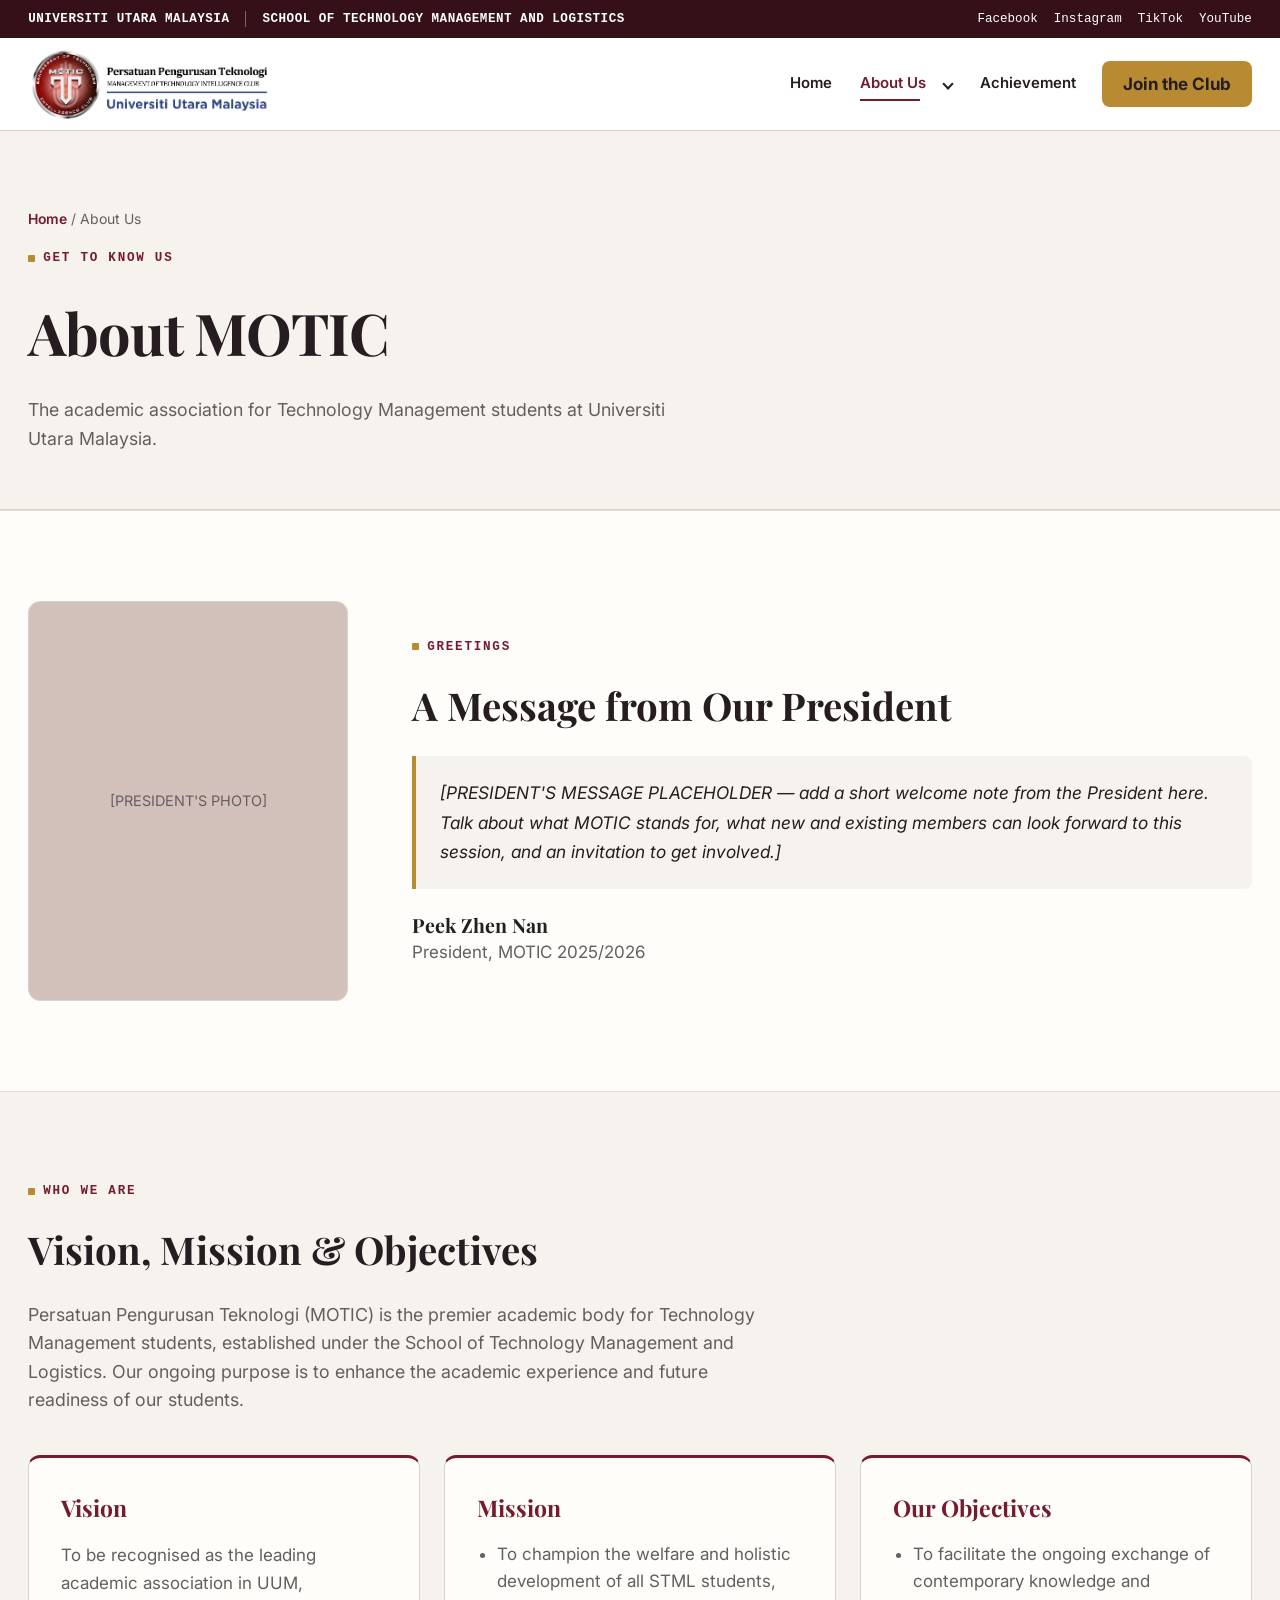
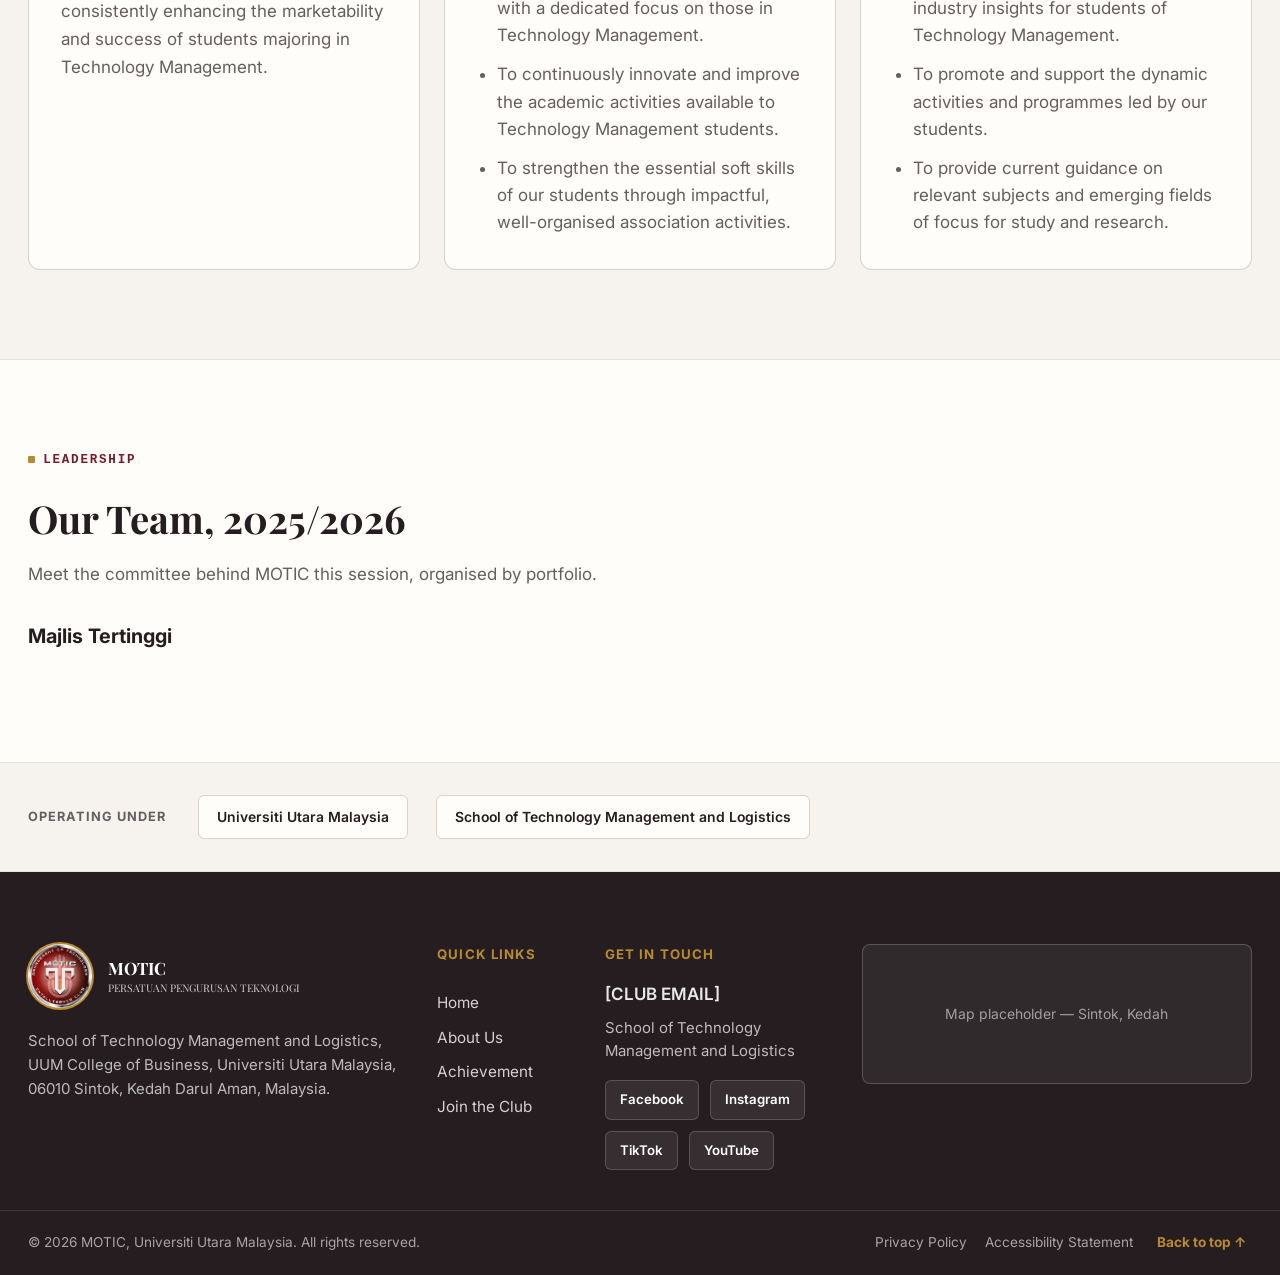
<file: about.html>
<!DOCTYPE html>
<html lang="en-MY">
<head>
  <meta charset="UTF-8">
  <meta name="viewport" content="width=device-width, initial-scale=1">

  <title>About Us | MOTIC, Universiti Utara Malaysia</title>
  <meta
    name="description"
    content="Meet MOTIC — our vision, mission, objectives and the 2025/2026 leadership committee at Universiti Utara Malaysia."
  >

  <link rel="preconnect" href="https://fonts.googleapis.com">
  <link rel="preconnect" href="https://fonts.gstatic.com" crossorigin>
  <link
    href="https://fonts.googleapis.com/css2?family=Inter:wght@400;500;600;700&family=Playfair+Display:wght@600;700&display=swap"
    rel="stylesheet"
  >

  <link rel="stylesheet" href="../css/styles.css">
  <script src="../js/team-data.js" defer></script>
  <script src="../js/team-render.js" defer></script>
  <script src="../js/main.js" defer></script>
</head>

<body>
  <a class="skip-link" href="#main-content">Skip to main content</a>

  <header class="site-header">
    <div class="institution-bar">
      <div class="container institution-bar__content">
        <div class="institution-bar__identity">
          <span>Universiti Utara Malaysia</span>
          <span class="institution-bar__divider" aria-hidden="true"></span>
          <span>School of Technology Management and Logistics</span>
        </div>

        <nav class="institution-bar__links" aria-label="Social links">
          <a href="https://www.facebook.com/share/1ERZcn2C2W/?mibextid=wwXIfr" target="_blank" rel="noopener">Facebook</a>
          <a href="https://www.instagram.com/motic_uum?igsh=MXA2d3ljcnQ3ZzBzcg==" target="_blank" rel="noopener">Instagram</a>
          <a href="https://www.tiktok.com/@motic_uum?_r=1&_t=ZS-98YWH0HeZYw" target="_blank" rel="noopener">TikTok</a>
          <a href="https://youtube.com/@motic_uum?si=BqoHyurB2vP5TEdb" target="_blank" rel="noopener">YouTube</a>
        </nav>
      </div>
    </div>

    <nav class="main-navigation" aria-label="Main navigation">
      <div class="container main-navigation__content">
        <a class="club-brand" href="../index.html" aria-label="MOTIC UUM home">
          <img class="club-brand__logo" src="../assets/images/motic-logo-full-trimmed.png" alt="MOTIC — Persatuan Pengurusan Teknologi, Universiti Utara Malaysia">
        </a>

        <button
          class="menu-button"
          type="button"
          aria-expanded="false"
          aria-controls="navigation-menu"
        >
          <span class="menu-button__icon" aria-hidden="true"></span>
          <span>Menu</span>
        </button>

        <div class="navigation-menu" id="navigation-menu">
          <div class="mobile-menu-header">
            <strong>Navigation</strong>
            <button class="menu-close" type="button" aria-label="Close menu">×</button>
          </div>

          <a class="navigation-link" href="../index.html">Home</a>

          <div class="nav-dropdown">
            <a class="navigation-link nav-dropdown__link active" href="about.html" aria-current="page">
              About Us
            </a>
            <button
              class="nav-dropdown__toggle"
              type="button"
              aria-expanded="false"
              aria-controls="about-dropdown-menu"
              aria-label="Show About Us submenu"
            >
              <span class="nav-dropdown__chevron" aria-hidden="true"></span>
            </button>

            <div class="nav-dropdown__menu" id="about-dropdown-menu">
              <a href="#president-message">President's Message</a>
              <a href="#vision-mission">Vision, Mission &amp; Objectives</a>
              <a href="#our-team">Our Team</a>
            </div>
          </div>

          <a class="navigation-link" href="achievement.html">Achievement</a>

          <a class="button button--secondary navigation-cta" href="join.html">
            Join the Club
          </a>
        </div>
      </div>
    </nav>

    <div class="menu-overlay" hidden></div>
  </header>

  <main id="main-content">
    <section class="page-hero">
      <div class="container">
        <p class="breadcrumbs"><a href="../index.html">Home</a> <span aria-hidden="true">/</span> About Us</p>
        <p class="eyebrow">Get to know us</p>
        <h1>About MOTIC</h1>
        <p class="page-hero__lede">
          The academic association for Technology Management students at
          Universiti Utara Malaysia.
        </p>
      </div>
    </section>

    <section id="president-message" class="president">
      <div class="container president__grid">
        <div class="president__portrait">
          <div class="president__portrait-placeholder" aria-hidden="true">
            <span>[PRESIDENT'S PHOTO]</span>
          </div>
        </div>

        <div class="president__content">
          <p class="eyebrow">Greetings</p>
          <h2>A Message from Our President</h2>
          <blockquote>
            [PRESIDENT'S MESSAGE PLACEHOLDER — add a short welcome note from the
            President here. Talk about what MOTIC stands for, what new and
            existing members can look forward to this session, and an invitation
            to get involved.]
          </blockquote>
          <p class="president__signature">
            <strong>Peek Zhen Nan</strong><br>
            President, MOTIC 2025/2026
          </p>
        </div>
      </div>
    </section>

    <section id="vision-mission" class="about-pillars">
      <div class="container">
        <p class="eyebrow">Who We Are</p>
        <h2>Vision, Mission &amp; Objectives</h2>
        <p class="about-pillars__intro">
          Persatuan Pengurusan Teknologi (MOTIC) is the premier academic body for
          Technology Management students, established under the School of
          Technology Management and Logistics. Our ongoing purpose is to enhance
          the academic experience and future readiness of our students.
        </p>

        <div class="pillars-grid">
          <article class="pillar-card">
            <h3>Vision</h3>
            <p>
              To be recognised as the leading academic association in UUM,
              consistently enhancing the marketability and success of students
              majoring in Technology Management.
            </p>
          </article>

          <article class="pillar-card">
            <h3>Mission</h3>
            <ul>
              <li>To champion the welfare and holistic development of all STML students, with a dedicated focus on those in Technology Management.</li>
              <li>To continuously innovate and improve the academic activities available to Technology Management students.</li>
              <li>To strengthen the essential soft skills of our students through impactful, well-organised association activities.</li>
            </ul>
          </article>

          <article class="pillar-card">
            <h3>Our Objectives</h3>
            <ul>
              <li>To facilitate the ongoing exchange of contemporary knowledge and industry insights for students of Technology Management.</li>
              <li>To promote and support the dynamic activities and programmes led by our students.</li>
              <li>To provide current guidance on relevant subjects and emerging fields of focus for study and research.</li>
            </ul>
          </article>
        </div>
      </div>
    </section>

    <section id="our-team" class="team">
      <div class="container">
        <p class="eyebrow">Leadership</p>
        <h2>Our Team, 2025/2026</h2>
        <p class="team__intro">
          Meet the committee behind MOTIC this session, organised by portfolio.
        </p>

        <h3 class="team__group-title">Majlis Tertinggi</h3>
        <div id="top-committee-grid" class="team-grid team-grid--top"></div>

        <div id="departments-list"></div>
      </div>
    </section>

    <section class="logo-strip" aria-label="Our university and school">
      <div class="container logo-strip__inner">
        <span class="logo-strip__label">Operating under</span>
        <div class="logo-strip__marks">
          <span class="logo-strip__item">Universiti Utara Malaysia</span>
          <span class="logo-strip__item">School of Technology Management and Logistics</span>
        </div>
      </div>
    </section>
  </main>

  <footer class="site-footer">
    <div class="container footer__grid">
      <div class="footer__about">
        <div class="club-brand club-brand--footer">
          <img class="club-brand__mark" src="../assets/images/motic-crest.png" alt="MOTIC crest" width="48" height="48">
          <span class="club-brand__text">
            <strong>MOTIC</strong>
            <small>Persatuan Pengurusan Teknologi</small>
          </span>
        </div>
        <p>
          School of Technology Management and Logistics, UUM College of Business,
          Universiti Utara Malaysia, 06010 Sintok, Kedah Darul Aman, Malaysia.
        </p>
      </div>

      <nav class="footer__links" aria-label="Quick links">
        <h3>Quick Links</h3>
        <a href="../index.html">Home</a>
        <a href="about.html">About Us</a>
        <a href="achievement.html">Achievement</a>
        <a href="join.html">Join the Club</a>
      </nav>

      <div class="footer__contact">
        <h3>Get in Touch</h3>
        <a href="mailto:[CLUB EMAIL]">[CLUB EMAIL]</a>
        <p>School of Technology Management and Logistics</p>
        <div class="footer__social">
          <a href="https://www.facebook.com/share/1ERZcn2C2W/?mibextid=wwXIfr" target="_blank" rel="noopener" aria-label="MOTIC on Facebook">Facebook</a>
          <a href="https://www.instagram.com/motic_uum?igsh=MXA2d3ljcnQ3ZzBzcg==" target="_blank" rel="noopener" aria-label="MOTIC on Instagram">Instagram</a>
          <a href="https://www.tiktok.com/@motic_uum?_r=1&_t=ZS-98YWH0HeZYw" target="_blank" rel="noopener" aria-label="MOTIC on TikTok">TikTok</a>
          <a href="https://youtube.com/@motic_uum?si=BqoHyurB2vP5TEdb" target="_blank" rel="noopener" aria-label="MOTIC on YouTube">YouTube</a>
        </div>
      </div>

      <div class="footer__map">
        <div class="footer__map-placeholder">Map placeholder — Sintok, Kedah</div>
      </div>
    </div>

    <div class="footer__base">
      <div class="container footer__base-inner">
        <p>© <span id="current-year"></span> MOTIC, Universiti Utara Malaysia. All rights reserved.</p>
        <div class="footer__legal">
          <a href="#">Privacy Policy</a>
          <a href="#">Accessibility Statement</a>
          <button class="back-to-top" type="button">Back to top ↑</button>
        </div>
      </div>
    </div>
  </footer>
</body>
</html>
</file>
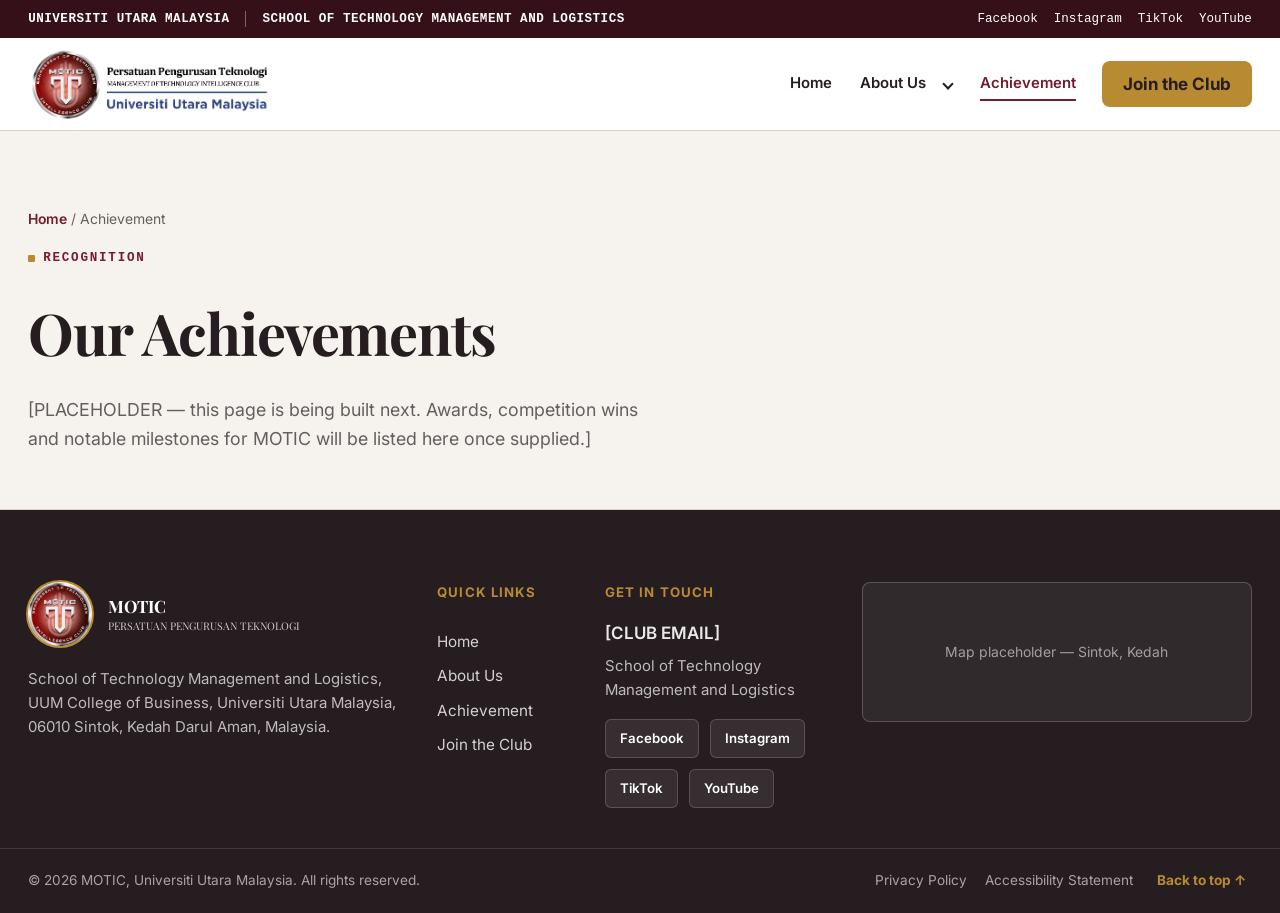
<file: achivement.html>
<!DOCTYPE html>
<html lang="en-MY">
<head>
  <meta charset="UTF-8">
  <meta name="viewport" content="width=device-width, initial-scale=1">

  <title>Achievement | MOTIC, Universiti Utara Malaysia</title>
  <meta name="description" content="Awards, recognition and milestones achieved by MOTIC at Universiti Utara Malaysia.">

  <link rel="preconnect" href="https://fonts.googleapis.com">
  <link rel="preconnect" href="https://fonts.gstatic.com" crossorigin>
  <link
    href="https://fonts.googleapis.com/css2?family=Inter:wght@400;500;600;700&family=Playfair+Display:wght@600;700&display=swap"
    rel="stylesheet"
  >

  <link rel="stylesheet" href="../css/styles.css">
  <script src="../js/main.js" defer></script>
</head>

<body>
  <a class="skip-link" href="#main-content">Skip to main content</a>

  <header class="site-header">
    <div class="institution-bar">
      <div class="container institution-bar__content">
        <div class="institution-bar__identity">
          <span>Universiti Utara Malaysia</span>
          <span class="institution-bar__divider" aria-hidden="true"></span>
          <span>School of Technology Management and Logistics</span>
        </div>

        <nav class="institution-bar__links" aria-label="Social links">
          <a href="https://www.facebook.com/share/1ERZcn2C2W/?mibextid=wwXIfr" target="_blank" rel="noopener">Facebook</a>
          <a href="https://www.instagram.com/motic_uum?igsh=MXA2d3ljcnQ3ZzBzcg==" target="_blank" rel="noopener">Instagram</a>
          <a href="https://www.tiktok.com/@motic_uum?_r=1&_t=ZS-98YWH0HeZYw" target="_blank" rel="noopener">TikTok</a>
          <a href="https://youtube.com/@motic_uum?si=BqoHyurB2vP5TEdb" target="_blank" rel="noopener">YouTube</a>
        </nav>
      </div>
    </div>

    <nav class="main-navigation" aria-label="Main navigation">
      <div class="container main-navigation__content">
        <a class="club-brand" href="../index.html" aria-label="MOTIC UUM home">
          <img class="club-brand__logo" src="../assets/images/motic-logo-full-trimmed.png" alt="MOTIC — Persatuan Pengurusan Teknologi, Universiti Utara Malaysia">
        </a>

        <button
          class="menu-button"
          type="button"
          aria-expanded="false"
          aria-controls="navigation-menu"
        >
          <span class="menu-button__icon" aria-hidden="true"></span>
          <span>Menu</span>
        </button>

        <div class="navigation-menu" id="navigation-menu">
          <div class="mobile-menu-header">
            <strong>Navigation</strong>
            <button class="menu-close" type="button" aria-label="Close menu">×</button>
          </div>

          <a class="navigation-link" href="../index.html">Home</a>

          <div class="nav-dropdown">
            <a class="navigation-link nav-dropdown__link" href="about.html">
              About Us
            </a>
            <button
              class="nav-dropdown__toggle"
              type="button"
              aria-expanded="false"
              aria-controls="about-dropdown-menu"
              aria-label="Show About Us submenu"
            >
              <span class="nav-dropdown__chevron" aria-hidden="true"></span>
            </button>

            <div class="nav-dropdown__menu" id="about-dropdown-menu">
              <a href="about.html#president-message">President's Message</a>
              <a href="about.html#vision-mission">Vision, Mission &amp; Objectives</a>
              <a href="about.html#our-team">Our Team</a>
            </div>
          </div>

          <a class="navigation-link active" href="achievement.html" aria-current="page">Achievement</a>

          <a class="button button--secondary navigation-cta" href="join.html">
            Join the Club
          </a>
        </div>
      </div>
    </nav>

    <div class="menu-overlay" hidden></div>
  </header>

  <main id="main-content">
    <section class="page-hero">
      <div class="container">
        <p class="breadcrumbs"><a href="../index.html">Home</a> <span aria-hidden="true">/</span> Achievement</p>
        <p class="eyebrow">Recognition</p>
        <h1>Our Achievements</h1>
        <p class="page-hero__lede">
          [PLACEHOLDER — this page is being built next. Awards, competition wins
          and notable milestones for MOTIC will be listed here once supplied.]
        </p>
      </div>
    </section>
  </main>

  <footer class="site-footer">
    <div class="container footer__grid">
      <div class="footer__about">
        <div class="club-brand club-brand--footer">
          <img class="club-brand__mark" src="../assets/images/motic-crest.png" alt="MOTIC crest" width="48" height="48">
          <span class="club-brand__text">
            <strong>MOTIC</strong>
            <small>Persatuan Pengurusan Teknologi</small>
          </span>
        </div>
        <p>
          School of Technology Management and Logistics, UUM College of Business,
          Universiti Utara Malaysia, 06010 Sintok, Kedah Darul Aman, Malaysia.
        </p>
      </div>

      <nav class="footer__links" aria-label="Quick links">
        <h3>Quick Links</h3>
        <a href="../index.html">Home</a>
        <a href="about.html">About Us</a>
        <a href="achievement.html">Achievement</a>
        <a href="join.html">Join the Club</a>
      </nav>

      <div class="footer__contact">
        <h3>Get in Touch</h3>
        <a href="mailto:[CLUB EMAIL]">[CLUB EMAIL]</a>
        <p>School of Technology Management and Logistics</p>
        <div class="footer__social">
          <a href="https://www.facebook.com/share/1ERZcn2C2W/?mibextid=wwXIfr" target="_blank" rel="noopener" aria-label="MOTIC on Facebook">Facebook</a>
          <a href="https://www.instagram.com/motic_uum?igsh=MXA2d3ljcnQ3ZzBzcg==" target="_blank" rel="noopener" aria-label="MOTIC on Instagram">Instagram</a>
          <a href="https://www.tiktok.com/@motic_uum?_r=1&_t=ZS-98YWH0HeZYw" target="_blank" rel="noopener" aria-label="MOTIC on TikTok">TikTok</a>
          <a href="https://youtube.com/@motic_uum?si=BqoHyurB2vP5TEdb" target="_blank" rel="noopener" aria-label="MOTIC on YouTube">YouTube</a>
        </div>
      </div>

      <div class="footer__map">
        <div class="footer__map-placeholder">Map placeholder — Sintok, Kedah</div>
      </div>
    </div>

    <div class="footer__base">
      <div class="container footer__base-inner">
        <p>© <span id="current-year"></span> MOTIC, Universiti Utara Malaysia. All rights reserved.</p>
        <div class="footer__legal">
          <a href="#">Privacy Policy</a>
          <a href="#">Accessibility Statement</a>
          <button class="back-to-top" type="button">Back to top ↑</button>
        </div>
      </div>
    </div>
  </footer>
</body>
</html>
</file>
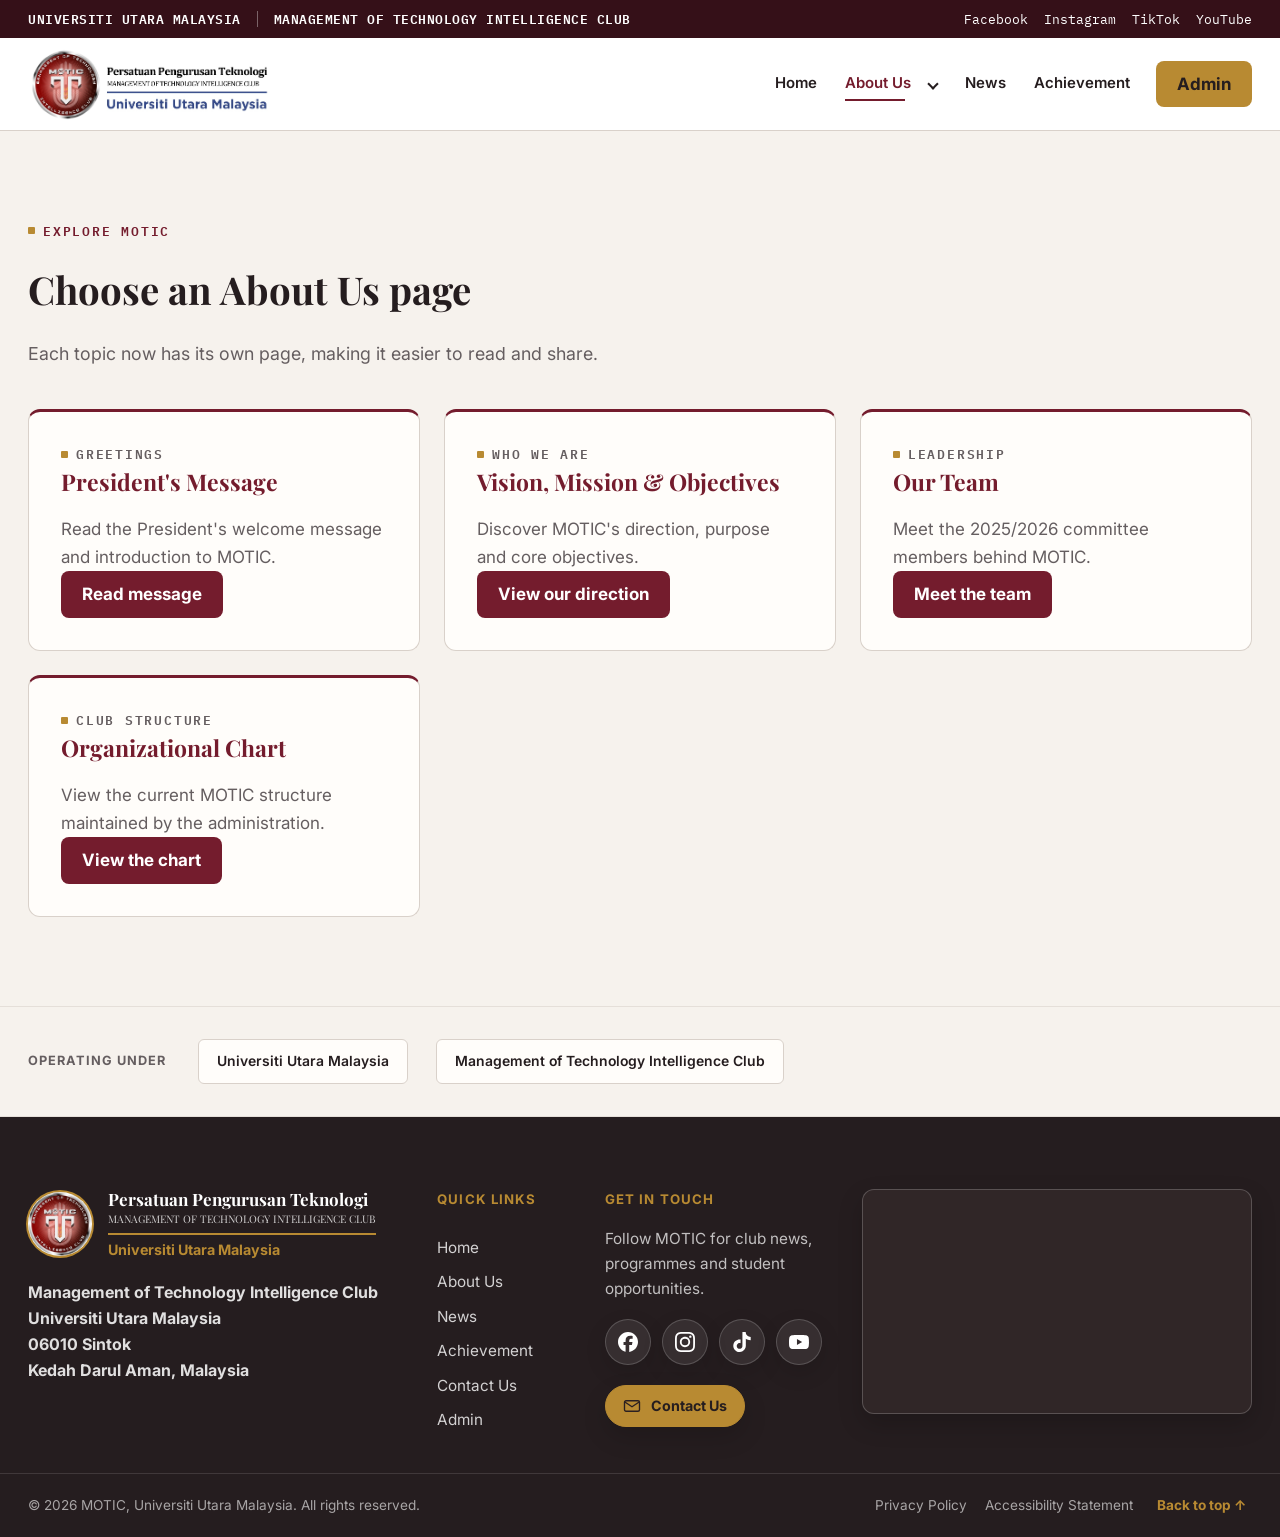
<file: pages/about.html>
<!DOCTYPE html>
<html lang="en-MY">
<head>
  <meta charset="UTF-8">
  <meta name="viewport" content="width=device-width, initial-scale=1">

  <title>About Us | Management of Technology Intelligence Club | Universiti Utara Malaysia</title>
  <meta
    name="description"
    content="Meet MOTIC — our vision, mission, objectives and the 2025/2026 leadership committee at Universiti Utara Malaysia."
  >

  <link rel="preconnect" href="https://fonts.googleapis.com">
  <link rel="preconnect" href="https://fonts.gstatic.com" crossorigin>
  <link
    href="https://fonts.googleapis.com/css2?family=Inter:wght@400;500;600;700&family=Playfair+Display:wght@600;700&family=IBM+Plex+Mono:wght@400;500;600&display=swap"
    rel="stylesheet"
  >

  <link rel="stylesheet" href="../css/styles.css?v=19">
  <script src="../js/site-utilities.js?v=18" defer></script>
  <script src="../js/main.js" defer></script>
</head>

<body>
  <a class="skip-link" href="#main-content">Skip to main content</a>

  <header class="site-header">
    <div class="institution-bar">
      <div class="container institution-bar__content">
        <div class="institution-bar__identity">
          <span>Universiti Utara Malaysia</span>
          <span class="institution-bar__divider" aria-hidden="true"></span>
          <span>Management of Technology Intelligence Club</span>
        </div>

        <nav class="institution-bar__links" aria-label="Social links">
          <a href="https://www.facebook.com/100039824747476/" target="_blank" rel="noopener">Facebook</a>
          <a href="https://www.instagram.com/motic_uum?igsh=MXA2d3ljcnQ3ZzBzcg==" target="_blank" rel="noopener">Instagram</a>
          <a href="https://www.tiktok.com/@motic_uum?_r=1&_t=ZS-98YWH0HeZYw" target="_blank" rel="noopener">TikTok</a>
          <a href="https://youtube.com/@motic_uum?si=BqoHyurB2vP5TEdb" target="_blank" rel="noopener">YouTube</a>
        </nav>
      </div>
    </div>

    <nav class="main-navigation" aria-label="Main navigation">
      <div class="container main-navigation__content">
        <a class="club-brand" href="../index.html" aria-label="MOTIC UUM home">
          <img
            class="club-brand__logo"
            src="../assets/images/motic-logo-full-trimmed.png"
            alt="MOTIC — Persatuan Pengurusan Teknologi, Universiti Utara Malaysia"
          >
        </a>

        <button
          class="menu-button"
          type="button"
          aria-expanded="false"
          aria-controls="navigation-menu"
        >
          <span class="menu-button__icon" aria-hidden="true"></span>
          <span>Menu</span>
        </button>

        <div class="navigation-menu" id="navigation-menu">
          <div class="mobile-menu-header">
            <strong>Navigation</strong>
            <button class="menu-close" type="button" aria-label="Close menu">×</button>
          </div>

          <a class="navigation-link" href="../index.html">Home</a>

          <div class="nav-dropdown">
            <a
              class="navigation-link nav-dropdown__link active"
              href="about.html"
              aria-current="page"
            >
              About Us
            </a>

            <button
              class="nav-dropdown__toggle"
              type="button"
              aria-expanded="false"
              aria-controls="about-dropdown-menu"
              aria-label="Show About Us submenu"
            >
              <span class="nav-dropdown__chevron" aria-hidden="true"></span>
            </button>

            <div class="nav-dropdown__menu" id="about-dropdown-menu">
              <a href="president-message.html">President's Message</a>
              <a href="vision-mission.html">Vision, Mission &amp; Objectives</a>
              <a href="team.html">Our Team</a>
              <a href="organizational-chart.html">Organizational Chart</a>
            </div>
          </div>

          <a class="navigation-link" href="news.html">News</a>
          <a class="navigation-link" href="achievement.html">Achievement</a>

          <a class="button button--secondary navigation-cta" href="admin.html">
            Admin
          </a>
        </div>
      </div>
    </nav>

    <div class="menu-overlay" hidden></div>
  </header>

  <main id="main-content">
    <section class="about-pillars about-directory">
      <div class="container">
        <p class="eyebrow">Explore MOTIC</p>
        <h2>Choose an About Us page</h2>

        <p class="about-pillars__intro">
          Each topic now has its own page, making it easier to read and share.
        </p>

        <div class="pillars-grid">
          <article class="pillar-card">
            <p class="eyebrow">Greetings</p>
            <h3>President's Message</h3>
            <p>
              Read the President's welcome message and introduction to MOTIC.
            </p>
            <a class="button button--primary" href="president-message.html">
              Read message
            </a>
          </article>

          <article class="pillar-card">
            <p class="eyebrow">Who We Are</p>
            <h3>Vision, Mission &amp; Objectives</h3>
            <p>
              Discover MOTIC's direction, purpose and core objectives.
            </p>
            <a class="button button--primary" href="vision-mission.html">
              View our direction
            </a>
          </article>

          <article class="pillar-card">
            <p class="eyebrow">Leadership</p>
            <h3>Our Team</h3>
            <p>
              Meet the 2025/2026 committee members behind MOTIC.
            </p>
            <a class="button button--primary" href="team.html">
              Meet the team
            </a>
          </article>

          <article class="pillar-card">
            <p class="eyebrow">Club Structure</p>
            <h3>Organizational Chart</h3>
            <p>
              View the current MOTIC structure maintained by the administration.
            </p>
            <a class="button button--primary" href="organizational-chart.html">
              View the chart
            </a>
          </article>
        </div>
      </div>
    </section>

    <section class="logo-strip" aria-label="Our university and school">
      <div class="container logo-strip__inner">
        <span class="logo-strip__label">Operating under</span>

        <div class="logo-strip__marks">
          <span class="logo-strip__item">Universiti Utara Malaysia</span>
          <span class="logo-strip__item">
            Management of Technology Intelligence Club
          </span>
        </div>
      </div>
    </section>
  </main>

  <footer class="site-footer">
    <div class="container footer__grid">
      <div class="footer__about">
        <div class="club-brand club-brand--footer">
          <img
            class="club-brand__mark"
            src="../assets/images/motic-crest.png"
            alt="Persatuan Pengurusan Teknologi crest"
            width="64"
            height="64"
          >

          <span class="club-brand__text">
            <strong>Persatuan Pengurusan Teknologi</strong>
            <small>Management of Technology Intelligence Club</small>

            <span class="club-brand__university">
              Universiti Utara Malaysia
            </span>
          </span>
        </div>

        <address class="footer__address">
          <span>Management of Technology Intelligence Club</span>
          <span>Universiti Utara Malaysia</span>
          <span>06010 Sintok</span>
          <span>Kedah Darul Aman, Malaysia</span>
        </address>
      </div>

      <nav class="footer__links" aria-label="Quick links">
        <h3>Quick Links</h3>
        <a href="../index.html">Home</a>
        <a href="about.html">About Us</a>
        <a href="news.html">News</a>
        <a href="achievement.html">Achievement</a>
        <a href="contact.html">Contact Us</a>
        <a href="admin.html">Admin</a>
      </nav>

      <div class="footer__contact">
        <h3>Get in Touch</h3>

        <p class="footer__contact-intro">
          Follow MOTIC for club news, programmes and student opportunities.
        </p>

        <nav class="footer__social" aria-label="MOTIC social media">
          <a class="footer__social-link" href="https://www.facebook.com/100039824747476/" target="_blank" rel="noopener" aria-label="MOTIC on Facebook" title="Facebook">
            <img src="../assets/images/facebook.svg" alt="" aria-hidden="true">
          </a>
          <a class="footer__social-link" href="https://www.instagram.com/motic_uum?igsh=MXA2d3ljcnQ3ZzBzcg==" target="_blank" rel="noopener" aria-label="MOTIC on Instagram" title="Instagram">
            <img src="../assets/images/instagram.svg" alt="" aria-hidden="true">
          </a>
          <a class="footer__social-link" href="https://www.tiktok.com/@motic_uum?_r=1&_t=ZS-98YWH0HeZYw" target="_blank" rel="noopener" aria-label="MOTIC on TikTok" title="TikTok">
            <img src="../assets/images/tiktok.svg" alt="" aria-hidden="true">
          </a>
          <a class="footer__social-link" href="https://youtube.com/@motic_uum?si=BqoHyurB2vP5TEdb" target="_blank" rel="noopener" aria-label="MOTIC on YouTube" title="YouTube">
            <img src="../assets/images/youtube.svg" alt="" aria-hidden="true">
          </a>
        </nav>

        <a class="footer__contact-button" href="contact.html">
          <img src="../assets/images/mail.svg" alt="" aria-hidden="true">
          <span>Contact Us</span>
        </a>
      </div>

      <div class="footer__map">
        <div class="footer__map-embed">
          <iframe
            src="https://www.google.com/maps/embed?pb=!1m18!1m12!1m3!1d4852.677751592595!2d100.49930676721557!3d6.466752797211717!2m3!1f0!2f0!3f0!3m2!1i1024!2i768!4f13.1!3m3!1m2!1s0x304cae152c08f777%3A0x76d78a9b0a4b933d!2sUniversiti%20Utara%20Malaysia!5e0!3m2!1sen!2smy!4v1786001646989!5m2!1sen!2smy"
            title="Universiti Utara Malaysia location"
            loading="lazy"
            allowfullscreen
            referrerpolicy="strict-origin-when-cross-origin"
          ></iframe>

          <a
            class="footer__map-link"
            href="https://maps.app.goo.gl/opJV587D76FixoVo7"
            target="_blank"
            rel="noopener noreferrer"
            aria-label="Open Universiti Utara Malaysia in Google Maps"
          ></a>
        </div>
      </div>
    </div>

    <div class="footer__base">
      <div class="container footer__base-inner">
        <p>
          © <span id="current-year"></span> MOTIC, Universiti Utara Malaysia.
          All rights reserved.
        </p>

        <div class="footer__legal">
          <a href="#">Privacy Policy</a>
          <a href="#">Accessibility Statement</a>
          <button class="back-to-top" type="button">Back to top ↑</button>
        </div>
      </div>
    </div>
  </footer>
</body>
</html>
</file>
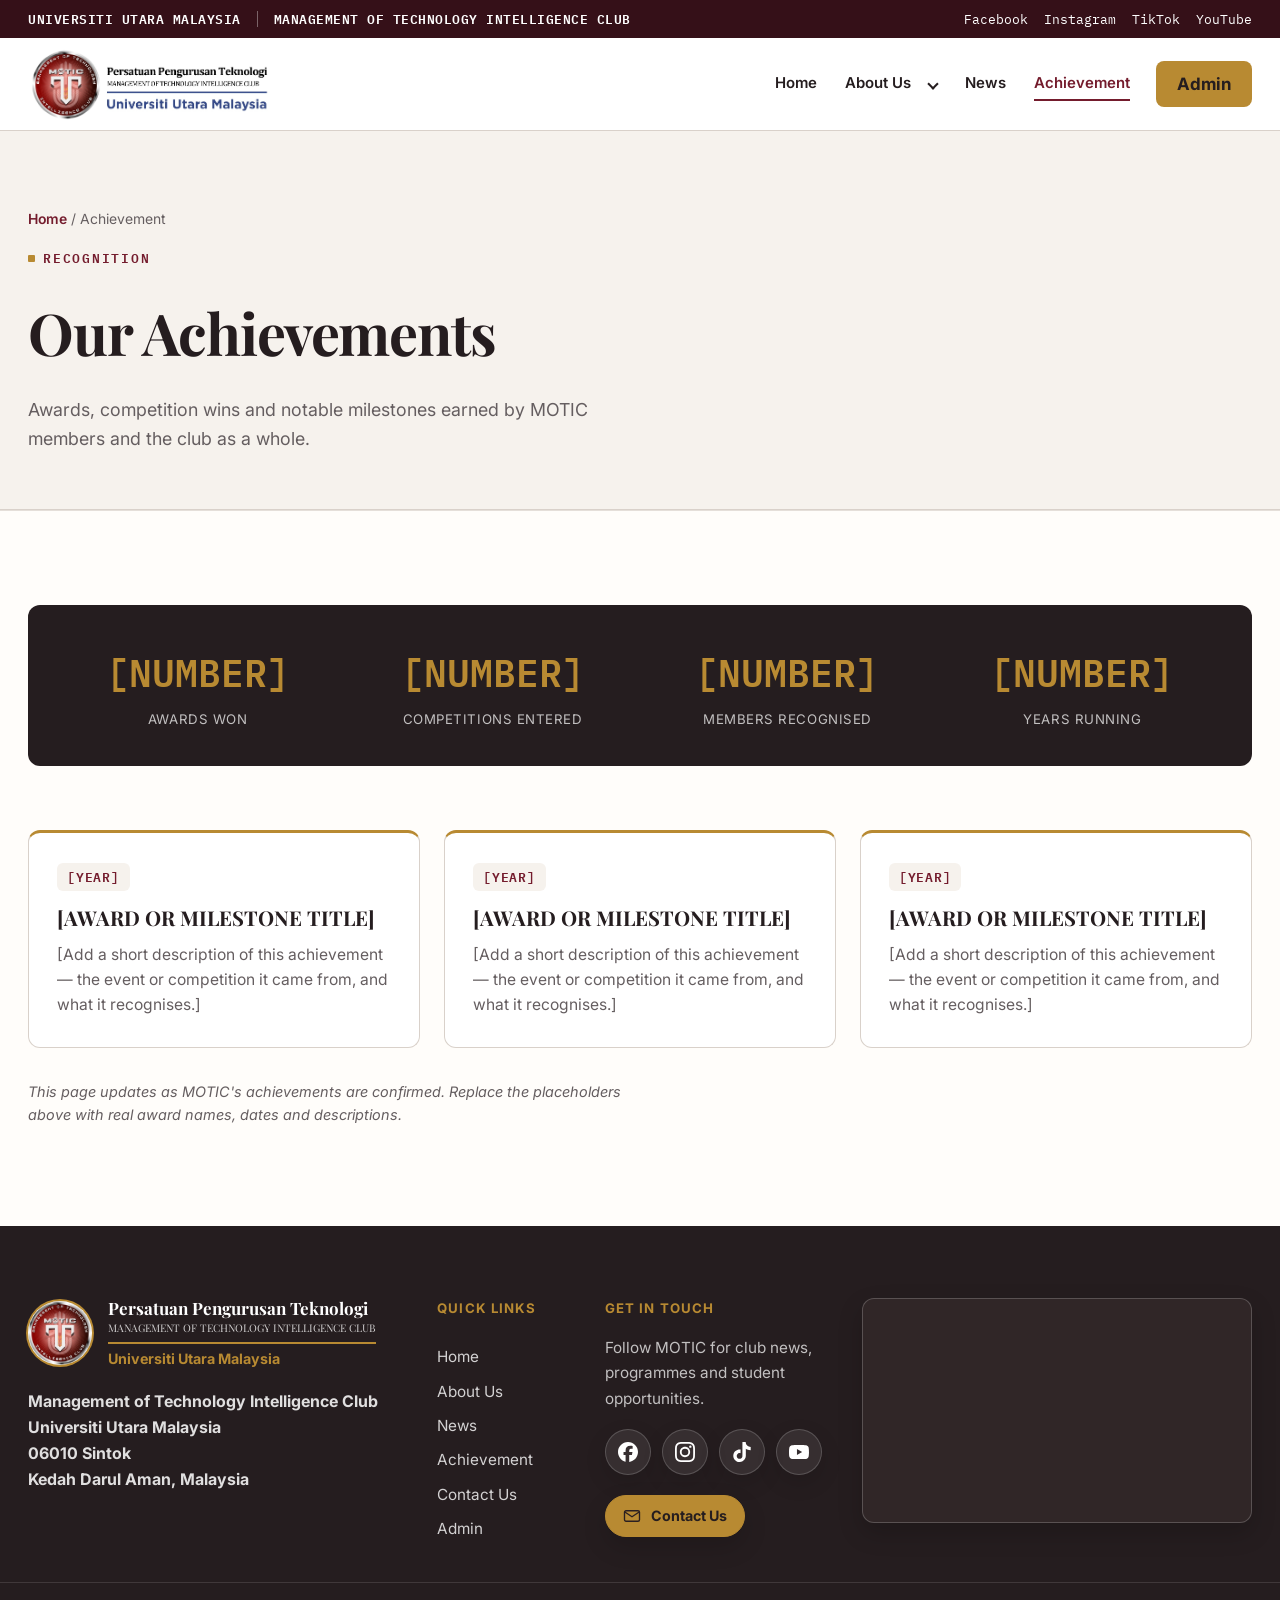
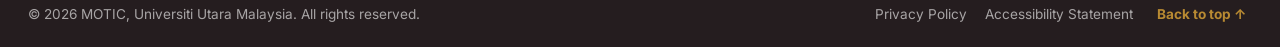
<file: pages/achievement.html>
<!DOCTYPE html>
<html lang="en-MY">
<head>
  <meta charset="UTF-8">
  <meta name="viewport" content="width=device-width, initial-scale=1">

  <title>Achievement | Management of Technology Intelligence Club | Universiti Utara Malaysia</title>

  <meta
    name="description"
    content="Awards, recognition and milestones achieved by MOTIC at Universiti Utara Malaysia."
  >

  <link rel="preconnect" href="https://fonts.googleapis.com">
  <link rel="preconnect" href="https://fonts.gstatic.com" crossorigin>

  <link
    href="https://fonts.googleapis.com/css2?family=Inter:wght@400;500;600;700&family=Playfair+Display:wght@600;700&family=IBM+Plex+Mono:wght@400;500;600&display=swap"
    rel="stylesheet"
  >

  <link rel="stylesheet" href="../css/styles.css?v=19">
  <script src="../js/site-utilities.js?v=18" defer></script>
  <script src="../js/main.js" defer></script>
</head>

<body>
  <a class="skip-link" href="#main-content">Skip to main content</a>

  <header class="site-header">
    <div class="institution-bar">
      <div class="container institution-bar__content">
        <div class="institution-bar__identity">
          <span>Universiti Utara Malaysia</span>
          <span class="institution-bar__divider" aria-hidden="true"></span>
          <span>Management of Technology Intelligence Club</span>
        </div>

        <nav class="institution-bar__links" aria-label="Social links">
          <a href="https://www.facebook.com/100039824747476/" target="_blank" rel="noopener">Facebook</a>
          <a href="https://www.instagram.com/motic_uum?igsh=MXA2d3ljcnQ3ZzBzcg==" target="_blank" rel="noopener">Instagram</a>
          <a href="https://www.tiktok.com/@motic_uum?_r=1&_t=ZS-98YWH0HeZYw" target="_blank" rel="noopener">TikTok</a>
          <a href="https://youtube.com/@motic_uum?si=BqoHyurB2vP5TEdb" target="_blank" rel="noopener">YouTube</a>
        </nav>
      </div>
    </div>

    <nav class="main-navigation" aria-label="Main navigation">
      <div class="container main-navigation__content">
        <a class="club-brand" href="../index.html" aria-label="MOTIC UUM home">
          <img
            class="club-brand__logo"
            src="../assets/images/motic-logo-full-trimmed.png"
            alt="MOTIC — Persatuan Pengurusan Teknologi, Universiti Utara Malaysia"
          >
        </a>

        <button
          class="menu-button"
          type="button"
          aria-expanded="false"
          aria-controls="navigation-menu"
        >
          <span class="menu-button__icon" aria-hidden="true"></span>
          <span>Menu</span>
        </button>

        <div class="navigation-menu" id="navigation-menu">
          <div class="mobile-menu-header">
            <strong>Navigation</strong>
            <button class="menu-close" type="button" aria-label="Close menu">×</button>
          </div>

          <a class="navigation-link" href="../index.html">Home</a>

          <div class="nav-dropdown">
            <a class="navigation-link nav-dropdown__link" href="about.html">
              About Us
            </a>

            <button
              class="nav-dropdown__toggle"
              type="button"
              aria-expanded="false"
              aria-controls="about-dropdown-menu"
              aria-label="Show About Us submenu"
            >
              <span class="nav-dropdown__chevron" aria-hidden="true"></span>
            </button>

            <div class="nav-dropdown__menu" id="about-dropdown-menu">
              <a href="president-message.html">President's Message</a>
              <a href="vision-mission.html">Vision, Mission &amp; Objectives</a>
              <a href="team.html">Our Team</a>
              <a href="organizational-chart.html">Organizational Chart</a>
            </div>
          </div>

          <a class="navigation-link" href="news.html">News</a>

          <a
            class="navigation-link active"
            href="achievement.html"
            aria-current="page"
          >
            Achievement
          </a>

          <a class="button button--secondary navigation-cta" href="admin.html">
            Admin
          </a>
        </div>
      </div>
    </nav>

    <div class="menu-overlay" hidden></div>
  </header>

  <main id="main-content">
    <section class="page-hero page-hero--compact">
      <div class="container">
        <nav class="breadcrumbs" aria-label="Breadcrumb">
          <a href="../index.html">Home</a>
          <span aria-hidden="true">/</span>
          Achievement
        </nav>

        <p class="eyebrow">Recognition</p>
        <h1>Our Achievements</h1>

        <p class="page-hero__lede">
          Awards, competition wins and notable milestones earned by MOTIC
          members and the club as a whole.
        </p>
      </div>
    </section>

    <section class="achievements">
      <div class="container">
        <dl class="achievements__stats">
          <div class="achievements__stat">
            <dt>[NUMBER]</dt>
            <dd>Awards Won</dd>
          </div>

          <div class="achievements__stat">
            <dt>[NUMBER]</dt>
            <dd>Competitions Entered</dd>
          </div>

          <div class="achievements__stat">
            <dt>[NUMBER]</dt>
            <dd>Members Recognised</dd>
          </div>

          <div class="achievements__stat">
            <dt>[NUMBER]</dt>
            <dd>Years Running</dd>
          </div>
        </dl>

        <div class="achievements-grid">
          <article class="achievement-card">
            <p class="achievement-card__year">[YEAR]</p>
            <h3>[AWARD OR MILESTONE TITLE]</h3>

            <p>
              [Add a short description of this achievement — the event or
              competition it came from, and what it recognises.]
            </p>
          </article>

          <article class="achievement-card">
            <p class="achievement-card__year">[YEAR]</p>
            <h3>[AWARD OR MILESTONE TITLE]</h3>

            <p>
              [Add a short description of this achievement — the event or
              competition it came from, and what it recognises.]
            </p>
          </article>

          <article class="achievement-card">
            <p class="achievement-card__year">[YEAR]</p>
            <h3>[AWARD OR MILESTONE TITLE]</h3>

            <p>
              [Add a short description of this achievement — the event or
              competition it came from, and what it recognises.]
            </p>
          </article>
        </div>

        <p class="achievements__note">
          This page updates as MOTIC's achievements are confirmed. Replace the
          placeholders above with real award names, dates and descriptions.
        </p>
      </div>
    </section>
  </main>

  <footer class="site-footer">
    <div class="container footer__grid">
      <div class="footer__about">
        <div class="club-brand club-brand--footer">
          <img
            class="club-brand__mark"
            src="../assets/images/motic-crest.png"
            alt="Persatuan Pengurusan Teknologi crest"
            width="64"
            height="64"
          >

          <span class="club-brand__text">
            <strong>Persatuan Pengurusan Teknologi</strong>
            <small>Management of Technology Intelligence Club</small>

            <span class="club-brand__university">
              Universiti Utara Malaysia
            </span>
          </span>
        </div>

        <address class="footer__address">
          <span>Management of Technology Intelligence Club</span>
          <span>Universiti Utara Malaysia</span>
          <span>06010 Sintok</span>
          <span>Kedah Darul Aman, Malaysia</span>
        </address>
      </div>

      <nav class="footer__links" aria-label="Quick links">
        <h3>Quick Links</h3>
        <a href="../index.html">Home</a>
        <a href="about.html">About Us</a>
        <a href="news.html">News</a>
        <a href="achievement.html">Achievement</a>
        <a href="contact.html">Contact Us</a>
        <a href="admin.html">Admin</a>
      </nav>

      <div class="footer__contact">
        <h3>Get in Touch</h3>
        <p class="footer__contact-intro">
          Follow MOTIC for club news, programmes and student opportunities.
        </p>

        <nav class="footer__social" aria-label="MOTIC social media">
          <a class="footer__social-link" href="https://www.facebook.com/100039824747476/" target="_blank" rel="noopener" aria-label="MOTIC on Facebook" title="Facebook">
            <img src="../assets/images/facebook.svg" alt="" aria-hidden="true">
          </a>
          <a class="footer__social-link" href="https://www.instagram.com/motic_uum?igsh=MXA2d3ljcnQ3ZzBzcg==" target="_blank" rel="noopener" aria-label="MOTIC on Instagram" title="Instagram">
            <img src="../assets/images/instagram.svg" alt="" aria-hidden="true">
          </a>
          <a class="footer__social-link" href="https://www.tiktok.com/@motic_uum?_r=1&_t=ZS-98YWH0HeZYw" target="_blank" rel="noopener" aria-label="MOTIC on TikTok" title="TikTok">
            <img src="../assets/images/tiktok.svg" alt="" aria-hidden="true">
          </a>
          <a class="footer__social-link" href="https://youtube.com/@motic_uum?si=BqoHyurB2vP5TEdb" target="_blank" rel="noopener" aria-label="MOTIC on YouTube" title="YouTube">
            <img src="../assets/images/youtube.svg" alt="" aria-hidden="true">
          </a>
        </nav>

        <a class="footer__contact-button" href="contact.html">
          <img src="../assets/images/mail.svg" alt="" aria-hidden="true">
          <span>Contact Us</span>
        </a>
      </div>

      <div class="footer__map">
        <div class="footer__map-embed">
          <iframe
            src="https://www.google.com/maps/embed?pb=!1m18!1m12!1m3!1d4852.677751592595!2d100.49930676721557!3d6.466752797211717!2m3!1f0!2f0!3f0!3m2!1i1024!2i768!4f13.1!3m3!1m2!1s0x304cae152c08f777%3A0x76d78a9b0a4b933d!2sUniversiti%20Utara%20Malaysia!5e0!3m2!1sen!2smy!4v1786001646989!5m2!1sen!2smy"
            title="Universiti Utara Malaysia location"
            loading="lazy"
            allowfullscreen
            referrerpolicy="strict-origin-when-cross-origin"
          ></iframe>

          <a
            class="footer__map-link"
            href="https://maps.app.goo.gl/opJV587D76FixoVo7"
            target="_blank"
            rel="noopener noreferrer"
            aria-label="Open Universiti Utara Malaysia in Google Maps"
          ></a>
        </div>
      </div>
    </div>

    <div class="footer__base">
      <div class="container footer__base-inner">
        <p>
          © <span id="current-year"></span> MOTIC, Universiti Utara Malaysia.
          All rights reserved.
        </p>

        <div class="footer__legal">
          <a href="#">Privacy Policy</a>
          <a href="#">Accessibility Statement</a>
          <button class="back-to-top" type="button">Back to top ↑</button>
        </div>
      </div>
    </div>
  </footer>
</body>
</html>
</file>
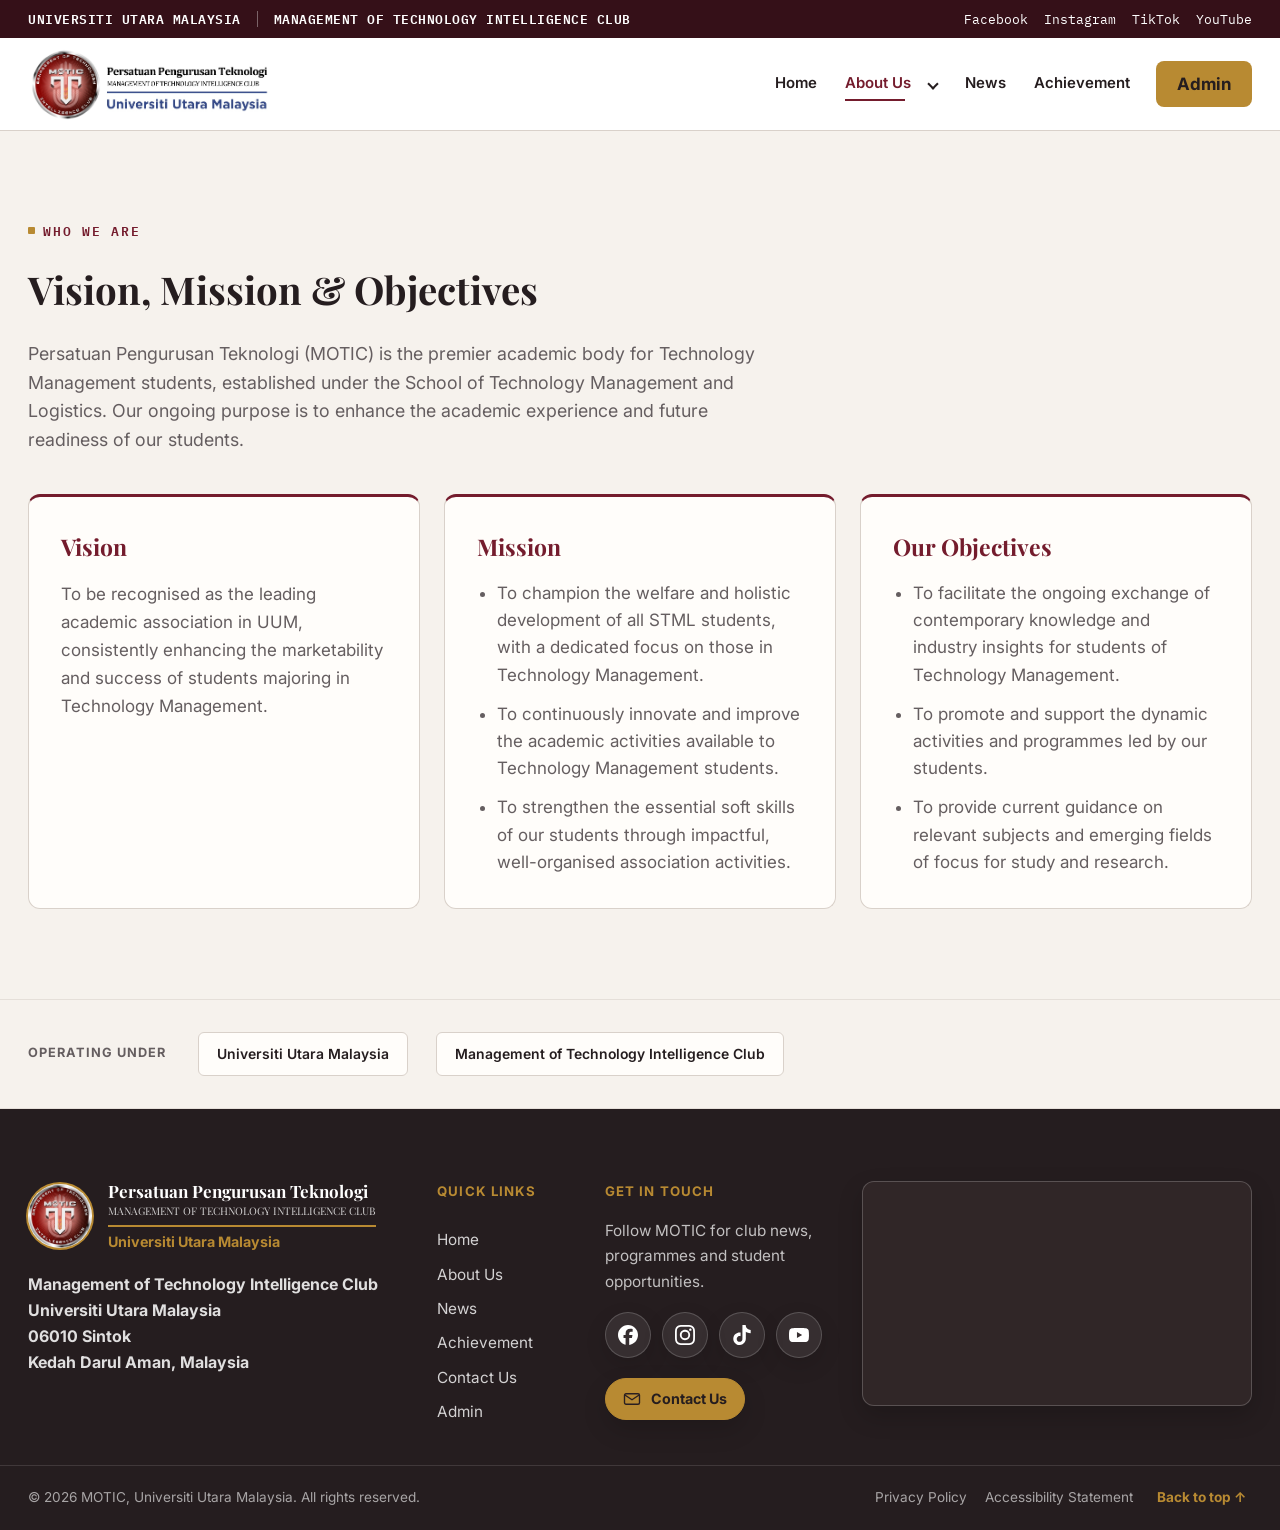
<file: pages/vision-mission.html>
<!DOCTYPE html>
<html lang="en-MY">
<head>
  <meta charset="UTF-8">
  <meta name="viewport" content="width=device-width, initial-scale=1">

  <title>Vision, Mission &amp; Objectives | Management of Technology Intelligence Club | Universiti Utara Malaysia</title>
  <meta
    name="description"
    content="Explore the vision, mission and objectives that guide MOTIC at Universiti Utara Malaysia."
  >

  <link rel="preconnect" href="https://fonts.googleapis.com">
  <link rel="preconnect" href="https://fonts.gstatic.com" crossorigin>
  <link
    href="https://fonts.googleapis.com/css2?family=Inter:wght@400;500;600;700&family=Playfair+Display:wght@600;700&family=IBM+Plex+Mono:wght@400;500;600&display=swap"
    rel="stylesheet"
  >

  <link rel="stylesheet" href="../css/styles.css?v=19">
  <script src="../js/site-utilities.js?v=18" defer></script>
  <script src="../js/main.js" defer></script>
</head>

<body>
  <a class="skip-link" href="#main-content">Skip to main content</a>

  <header class="site-header">
    <div class="institution-bar">
      <div class="container institution-bar__content">
        <div class="institution-bar__identity">
          <span>Universiti Utara Malaysia</span>
          <span class="institution-bar__divider" aria-hidden="true"></span>
          <span>Management of Technology Intelligence Club</span>
        </div>

        <nav class="institution-bar__links" aria-label="Social links">
          <a href="https://www.facebook.com/100039824747476/" target="_blank" rel="noopener">Facebook</a>
          <a href="https://www.instagram.com/motic_uum?igsh=MXA2d3ljcnQ3ZzBzcg==" target="_blank" rel="noopener">Instagram</a>
          <a href="https://www.tiktok.com/@motic_uum?_r=1&_t=ZS-98YWH0HeZYw" target="_blank" rel="noopener">TikTok</a>
          <a href="https://youtube.com/@motic_uum?si=BqoHyurB2vP5TEdb" target="_blank" rel="noopener">YouTube</a>
        </nav>
      </div>
    </div>

    <nav class="main-navigation" aria-label="Main navigation">
      <div class="container main-navigation__content">
        <a class="club-brand" href="../index.html" aria-label="MOTIC UUM home">
          <img
            class="club-brand__logo"
            src="../assets/images/motic-logo-full-trimmed.png"
            alt="MOTIC — Persatuan Pengurusan Teknologi, Universiti Utara Malaysia"
          >
        </a>

        <button
          class="menu-button"
          type="button"
          aria-expanded="false"
          aria-controls="navigation-menu"
        >
          <span class="menu-button__icon" aria-hidden="true"></span>
          <span>Menu</span>
        </button>

        <div class="navigation-menu" id="navigation-menu">
          <div class="mobile-menu-header">
            <strong>Navigation</strong>
            <button class="menu-close" type="button" aria-label="Close menu">×</button>
          </div>

          <a class="navigation-link" href="../index.html">Home</a>

          <div class="nav-dropdown">
            <a
              class="navigation-link nav-dropdown__link active"
              href="about.html"
            >
              About Us
            </a>

            <button
              class="nav-dropdown__toggle"
              type="button"
              aria-expanded="false"
              aria-controls="about-dropdown-menu"
              aria-label="Show About Us submenu"
            >
              <span class="nav-dropdown__chevron" aria-hidden="true"></span>
            </button>

            <div class="nav-dropdown__menu" id="about-dropdown-menu">
              <a href="president-message.html">President's Message</a>
              <a class="active" href="vision-mission.html" aria-current="page">Vision, Mission &amp; Objectives</a>
              <a href="team.html">Our Team</a>
              <a href="organizational-chart.html">Organizational Chart</a>
            </div>
          </div>

          <a class="navigation-link" href="news.html">News</a>
          <a class="navigation-link" href="achievement.html">Achievement</a>

          <a class="button button--secondary navigation-cta" href="admin.html">
            Admin
          </a>
        </div>
      </div>
    </nav>

    <div class="menu-overlay" hidden></div>
  </header>

  <main id="main-content">
    <section id="vision-mission" class="about-pillars">
      <div class="container">
        <p class="eyebrow">Who We Are</p>
        <h2>Vision, Mission &amp; Objectives</h2>

        <p class="about-pillars__intro">
          Persatuan Pengurusan Teknologi (MOTIC) is the premier academic body for
          Technology Management students, established under the School of
          Technology Management and Logistics. Our ongoing purpose is to enhance
          the academic experience and future readiness of our students.
        </p>

        <div class="pillars-grid">
          <article class="pillar-card">
            <h3>Vision</h3>
            <p>
              To be recognised as the leading academic association in UUM,
              consistently enhancing the marketability and success of students
              majoring in Technology Management.
            </p>
          </article>

          <article class="pillar-card">
            <h3>Mission</h3>
            <ul>
              <li>
                To champion the welfare and holistic development of all STML
                students, with a dedicated focus on those in Technology
                Management.
              </li>
              <li>
                To continuously innovate and improve the academic activities
                available to Technology Management students.
              </li>
              <li>
                To strengthen the essential soft skills of our students through
                impactful, well-organised association activities.
              </li>
            </ul>
          </article>

          <article class="pillar-card">
            <h3>Our Objectives</h3>
            <ul>
              <li>
                To facilitate the ongoing exchange of contemporary knowledge
                and industry insights for students of Technology Management.
              </li>
              <li>
                To promote and support the dynamic activities and programmes
                led by our students.
              </li>
              <li>
                To provide current guidance on relevant subjects and emerging
                fields of focus for study and research.
              </li>
            </ul>
          </article>
        </div>
      </div>
    </section>


    <section class="logo-strip" aria-label="Our university and school">
      <div class="container logo-strip__inner">
        <span class="logo-strip__label">Operating under</span>

        <div class="logo-strip__marks">
          <span class="logo-strip__item">Universiti Utara Malaysia</span>
          <span class="logo-strip__item">
            Management of Technology Intelligence Club
          </span>
        </div>
      </div>
    </section>
  </main>

  <footer class="site-footer">
    <div class="container footer__grid">
      <div class="footer__about">
        <div class="club-brand club-brand--footer">
          <img
            class="club-brand__mark"
            src="../assets/images/motic-crest.png"
            alt="Persatuan Pengurusan Teknologi crest"
            width="64"
            height="64"
          >

          <span class="club-brand__text">
            <strong>Persatuan Pengurusan Teknologi</strong>
            <small>Management of Technology Intelligence Club</small>

            <span class="club-brand__university">
              Universiti Utara Malaysia
            </span>
          </span>
        </div>

        <address class="footer__address">
          <span>Management of Technology Intelligence Club</span>
          <span>Universiti Utara Malaysia</span>
          <span>06010 Sintok</span>
          <span>Kedah Darul Aman, Malaysia</span>
        </address>
      </div>

      <nav class="footer__links" aria-label="Quick links">
        <h3>Quick Links</h3>
        <a href="../index.html">Home</a>
        <a href="about.html">About Us</a>
        <a href="news.html">News</a>
        <a href="achievement.html">Achievement</a>
        <a href="contact.html">Contact Us</a>
        <a href="admin.html">Admin</a>
      </nav>

      <div class="footer__contact">
        <h3>Get in Touch</h3>

        <p class="footer__contact-intro">
          Follow MOTIC for club news, programmes and student opportunities.
        </p>

        <nav class="footer__social" aria-label="MOTIC social media">
          <a class="footer__social-link" href="https://www.facebook.com/100039824747476/" target="_blank" rel="noopener" aria-label="MOTIC on Facebook" title="Facebook">
            <img src="../assets/images/facebook.svg" alt="" aria-hidden="true">
          </a>
          <a class="footer__social-link" href="https://www.instagram.com/motic_uum?igsh=MXA2d3ljcnQ3ZzBzcg==" target="_blank" rel="noopener" aria-label="MOTIC on Instagram" title="Instagram">
            <img src="../assets/images/instagram.svg" alt="" aria-hidden="true">
          </a>
          <a class="footer__social-link" href="https://www.tiktok.com/@motic_uum?_r=1&_t=ZS-98YWH0HeZYw" target="_blank" rel="noopener" aria-label="MOTIC on TikTok" title="TikTok">
            <img src="../assets/images/tiktok.svg" alt="" aria-hidden="true">
          </a>
          <a class="footer__social-link" href="https://youtube.com/@motic_uum?si=BqoHyurB2vP5TEdb" target="_blank" rel="noopener" aria-label="MOTIC on YouTube" title="YouTube">
            <img src="../assets/images/youtube.svg" alt="" aria-hidden="true">
          </a>
        </nav>

        <a class="footer__contact-button" href="contact.html">
          <img src="../assets/images/mail.svg" alt="" aria-hidden="true">
          <span>Contact Us</span>
        </a>
      </div>

      <div class="footer__map">
        <div class="footer__map-embed">
          <iframe
            src="https://www.google.com/maps/embed?pb=!1m18!1m12!1m3!1d4852.677751592595!2d100.49930676721557!3d6.466752797211717!2m3!1f0!2f0!3f0!3m2!1i1024!2i768!4f13.1!3m3!1m2!1s0x304cae152c08f777%3A0x76d78a9b0a4b933d!2sUniversiti%20Utara%20Malaysia!5e0!3m2!1sen!2smy!4v1786001646989!5m2!1sen!2smy"
            title="Universiti Utara Malaysia location"
            loading="lazy"
            allowfullscreen
            referrerpolicy="strict-origin-when-cross-origin"
          ></iframe>

          <a
            class="footer__map-link"
            href="https://maps.app.goo.gl/opJV587D76FixoVo7"
            target="_blank"
            rel="noopener noreferrer"
            aria-label="Open Universiti Utara Malaysia in Google Maps"
          ></a>
        </div>
      </div>
    </div>

    <div class="footer__base">
      <div class="container footer__base-inner">
        <p>
          © <span id="current-year"></span> MOTIC, Universiti Utara Malaysia.
          All rights reserved.
        </p>

        <div class="footer__legal">
          <a href="#">Privacy Policy</a>
          <a href="#">Accessibility Statement</a>
          <button class="back-to-top" type="button">Back to top ↑</button>
        </div>
      </div>
    </div>
  </footer>
</body>
</html>
</file>
<file: css/styles.css>
:root {
  /* Core brand — maroon & cream, brass as the metallic accent */
  --colour-maroon: #741c2d;
  --colour-maroon-dark: #521421;
  --colour-maroon-deep: #351018;
  --colour-gold: #b88a32;
  --colour-gold-dark: #795619;
  --colour-white: #ffffff;
  --colour-parchment: #fffdfa;
  --colour-charcoal: #251d1f;
  --colour-background: #f6f2ed;
  --colour-background-deep: #ece5dd;
  --colour-text-muted: #655e60;
  --colour-border: #d9d1ca;
  --colour-divider: #e5dfd9;
  --colour-danger: #b3261e;
  --colour-navy: #521421;
  --colour-deep-blue: #351018;

  --font-heading: "Playfair Display", Georgia, serif;
  --font-body: "Inter", Arial, sans-serif;
  --font-mono: "IBM Plex Mono", "SFMono-Regular", Menlo, monospace;

  --container-width: 1200px;
  --radius-card: 12px;
  --radius-button: 8px;

  --shadow-card: 0 8px 24px rgb(37 29 31 / 8%);
  --transition: 160ms ease;

  /* Circuit-trace motif — MOTIC's signature texture, standing in for the
     club's "Technology Intelligence" mandate. Kept faint and used sparingly. */
  --circuit-maroon: url("data:image/svg+xml,%3Csvg xmlns='http://www.w3.org/2000/svg' width='64' height='64' viewBox='0 0 64 64'%3E%3Cg fill='none' stroke='%237a1f2b' stroke-width='1' opacity='0.14'%3E%3Cpath d='M0 32H22M42 32H64M32 0V22M32 42V64'/%3E%3Ccircle cx='32' cy='32' r='3'/%3E%3Ccircle cx='22' cy='32' r='2'/%3E%3Ccircle cx='42' cy='32' r='2'/%3E%3Ccircle cx='32' cy='22' r='2'/%3E%3Ccircle cx='32' cy='42' r='2'/%3E%3C/g%3E%3C/svg%3E");
  --circuit-cream: url("data:image/svg+xml,%3Csvg xmlns='http://www.w3.org/2000/svg' width='64' height='64' viewBox='0 0 64 64'%3E%3Cg fill='none' stroke='%23f7ead5' stroke-width='1' opacity='0.09'%3E%3Cpath d='M0 32H22M42 32H64M32 0V22M32 42V64'/%3E%3Ccircle cx='32' cy='32' r='3'/%3E%3Ccircle cx='22' cy='32' r='2'/%3E%3Ccircle cx='42' cy='32' r='2'/%3E%3Ccircle cx='32' cy='22' r='2'/%3E%3Ccircle cx='32' cy='42' r='2'/%3E%3C/g%3E%3C/svg%3E");
  --circuit-brass: url("data:image/svg+xml,%3Csvg xmlns='http://www.w3.org/2000/svg' width='64' height='64' viewBox='0 0 64 64'%3E%3Cg fill='none' stroke='%23d9b44a' stroke-width='1' opacity='0.16'%3E%3Cpath d='M0 32H22M42 32H64M32 0V22M32 42V64'/%3E%3Ccircle cx='32' cy='32' r='3'/%3E%3Ccircle cx='22' cy='32' r='2'/%3E%3Ccircle cx='42' cy='32' r='2'/%3E%3Ccircle cx='32' cy='22' r='2'/%3E%3Ccircle cx='32' cy='42' r='2'/%3E%3C/g%3E%3C/svg%3E");
}

*,
*::before,
*::after {
  box-sizing: border-box;
}

html {
  scroll-behavior: smooth;
  scroll-padding-top: 128px;
  font-size: 106.25%;
}

body {
  min-width: 320px;
  margin: 0;
  overflow-x: hidden;
  color: var(--colour-charcoal);
  background: var(--colour-background);
  font-family: var(--font-body);
  font-size: 1rem;
  line-height: 1.6;
  text-rendering: optimizeLegibility;
}

body.menu-open {
  overflow: hidden;
}

/* A thin divider between each top-level section on the home page,
   so Announcements / News / Home Showcase / Accreditations / Logo Strip
   read as clearly separate blocks as you scroll. */
main>section+section {
  border-top: 1px solid var(--colour-divider);
}

a {
  color: inherit;
  text-decoration: none;
  text-underline-offset: 0.18em;
}

button,
input,
textarea,
select {
  font: inherit;
}

button,
a {
  -webkit-tap-highlight-color: transparent;
}

:focus-visible {
  outline: 3px solid var(--colour-maroon);
  outline-offset: 3px;
}

button:not(:disabled) {
  cursor: pointer;
}

::selection {
  color: var(--colour-white);
  background: var(--colour-maroon);
}

.container {
  width: min(calc(100% - 40px), var(--container-width));
  margin-inline: auto;
}

.skip-link {
  position: fixed;
  top: 12px;
  left: 12px;
  z-index: 9999;
  padding: 12px 18px;
  color: var(--colour-white);
  background: var(--colour-charcoal);
  border-radius: var(--radius-button);
  transform: translateY(-150%);
  transition: transform var(--transition);
}

.skip-link:focus {
  transform: translateY(0);
}

/* Institutional bar */

.institution-bar {
  position: relative;
  color: var(--colour-white);
  background: var(--colour-maroon-deep);
  font-family: var(--font-mono);
  font-size: 0.74rem;
}

.institution-bar__content {
  min-height: 38px;
  display: flex;
  align-items: center;
  justify-content: space-between;
  gap: 24px;
}

.institution-bar__identity,
.institution-bar__links {
  display: flex;
  align-items: center;
  gap: 16px;
}

.institution-bar__identity {
  font-weight: 600;
  letter-spacing: 0.04em;
  text-transform: uppercase;
}

.institution-bar__divider {
  width: 1px;
  height: 16px;
  background: rgb(255 255 255 / 35%);
}

.institution-bar__links a:hover {
  color: var(--colour-gold);
  text-decoration: underline;
}

/* Main navigation */

.site-header {
  position: sticky;
  top: 0;
  z-index: 100;
}

.main-navigation {
  position: relative;
  background: var(--colour-white);
  border-bottom: 1px solid var(--colour-border);
}

.main-navigation__content {
  min-height: 92px;
  display: flex;
  align-items: center;
  justify-content: space-between;
  gap: 32px;
}

.club-brand {
  display: inline-flex;
  align-items: center;
  gap: 12px;
  flex-shrink: 0;
}

.main-navigation .club-brand__logo {
  display: block;
  height: 76px;
  max-width: min(310px, 34vw);
  width: auto;
  object-fit: contain;
}

.club-brand__mark {
  width: 48px;
  height: 48px;
  flex-shrink: 0;
  object-fit: cover;
  border-radius: 50%;
  background: var(--colour-parchment);
  box-shadow: 0 0 0 2px var(--colour-gold);
}

.club-brand__text {
  display: grid;
  line-height: 1.2;
}

.club-brand__text strong {
  font-family: var(--font-heading);
  font-size: 1.05rem;
}

.club-brand__text small {
  margin-top: 3px;
  color: var(--colour-text-muted);
  font-size: 0.7rem;
  text-transform: uppercase;
}

.navigation-menu {
  display: flex;
  align-items: center;
  gap: 4px;
}

.navigation-link {
  position: relative;
  min-height: 44px;
  display: inline-flex;
  align-items: center;
  padding: 10px 12px;
  border-radius: 0;
  font-size: 0.88rem;
  font-weight: 600;
}

.navigation-link:hover,
.navigation-link.active {
  color: var(--colour-maroon);
  background: transparent;
}

.navigation-link::after {
  position: absolute;
  right: 12px;
  bottom: 5px;
  left: 12px;
  height: 2px;
  background: var(--colour-maroon);
  content: "";
  opacity: 0;
  transform: scaleX(0.65);
  transition: opacity var(--transition), transform var(--transition);
}

.navigation-link:hover::after,
.navigation-link.active::after {
  opacity: 1;
  transform: scaleX(1);
}

.menu-button,
.mobile-menu-header,
.menu-overlay {
  display: none;
}

/* Buttons */

.button {
  min-height: 44px;
  display: inline-flex;
  align-items: center;
  justify-content: center;
  padding: 12px 20px;
  border: 1px solid transparent;
  border-radius: var(--radius-button);
  font-weight: 700;
  line-height: 1.2;
  transition:
    background-color var(--transition),
    border-color var(--transition),
    color var(--transition);
}

.button--primary {
  color: var(--colour-white);
  background: var(--colour-maroon);
}

.button--primary:hover {
  background: var(--colour-maroon-dark);
}

.button--secondary {
  color: var(--colour-charcoal);
  background: var(--colour-gold);
}

.button--secondary:hover {
  background: var(--colour-gold-dark);
}

.button--outlined {
  color: var(--colour-maroon);
  background: transparent;
  border-color: var(--colour-maroon);
}

.button--outlined:hover {
  color: var(--colour-white);
  background: var(--colour-maroon);
}

.navigation-cta {
  margin-left: 10px;
}

/* Hero */

.hero {
  padding: clamp(64px, 8vw, 112px) 0;
  background: var(--colour-background);
}

.hero__grid {
  display: grid;
  grid-template-columns: minmax(0, 1fr) minmax(420px, 0.9fr);
  align-items: center;
  gap: clamp(48px, 7vw, 96px);
}

.eyebrow {
  display: flex;
  width: fit-content;
  align-items: center;
  gap: 8px;
  margin: 0 0 18px;
  color: var(--colour-maroon);
  font-family: var(--font-mono);
  font-size: 0.74rem;
  font-weight: 600;
  letter-spacing: 0.14em;
  text-transform: uppercase;
}

.eyebrow::before {
  width: 7px;
  height: 7px;
  flex-shrink: 0;
  background: var(--colour-gold);
  border-radius: 1px;
  content: "";
}

.hero h1 {
  max-width: 760px;
  margin: 0;
  font-family: var(--font-heading);
  font-size: clamp(2.6rem, 5.3vw, 5.4rem);
  font-weight: 700;
  letter-spacing: -0.035em;
  line-height: 1.02;
}

.hero__description {
  max-width: 620px;
  margin: 28px 0 0;
  color: var(--colour-text-muted);
  font-size: clamp(1rem, 1.4vw, 1.15rem);
}

.hero__actions {
  display: flex;
  flex-wrap: wrap;
  gap: 12px;
  margin-top: 34px;
}

.hero__highlights {
  display: flex;
  gap: 42px;
  margin: 42px 0 0;
}

.hero__highlights div {
  display: grid;
}

.hero__highlights dt {
  color: var(--colour-maroon);
  font-family: var(--font-heading);
  font-size: 1.75rem;
  font-weight: 700;
}

.hero__highlights dd {
  margin: 2px 0 0;
  color: var(--colour-text-muted);
  font-size: 0.82rem;
}

.hero__visual {
  position: relative;
  padding: 0 0 48px 38px;
}

.hero__image-placeholder {
  min-height: 580px;
  display: grid;
  place-items: center;
  padding: 32px;
  color: var(--colour-text-muted);
  background:
    linear-gradient(rgb(128 0 0 / 8%), rgb(128 0 0 / 8%)),
    var(--colour-border);
  border: 1px solid var(--colour-border);
  border-radius: var(--radius-card);
  text-align: center;
}

.next-event-card {
  position: absolute;
  bottom: 0;
  left: 0;
  width: min(330px, 80%);
  padding: 24px;
  color: var(--colour-white);
  background: var(--colour-maroon);
  border: 1px solid rgb(212 175 55 / 55%);
  border-radius: 18px;
  box-shadow: var(--shadow-card);
}

.next-event-card__label {
  margin: 0 0 8px;
  color: var(--colour-gold);
  font-size: 0.73rem;
  font-weight: 700;
  letter-spacing: 0.12em;
  text-transform: uppercase;
}

.next-event-card h2 {
  margin: 0 0 12px;
  font-family: var(--font-heading);
  font-size: 1.35rem;
  line-height: 1.25;
}

.next-event-card p {
  margin: 4px 0;
  font-size: 0.85rem;
}

.next-event-card a {
  display: inline-block;
  margin-top: 14px;
  color: var(--colour-gold);
  font-weight: 700;
}

/* Upcoming news poster carousel */

.sr-only {
  position: absolute !important;
  width: 1px !important;
  height: 1px !important;
  padding: 0 !important;
  margin: -1px !important;
  overflow: hidden !important;
  clip: rect(0, 0, 0, 0) !important;
  white-space: nowrap !important;
  border: 0 !important;
}

.announcement-carousel {
  position: relative;
  width: 100%;
  overflow: hidden;
  background: var(--colour-charcoal);
  border-bottom: 1px solid var(--colour-border);
  isolation: isolate;
}

.announcement-carousel__viewport {
  position: relative;
  width: 100%;
  overflow: hidden;
}

.announcement-carousel__viewport:focus-visible {
  outline: 3px solid var(--colour-gold);
  outline-offset: -5px;
}

.announcement-carousel__track {
  display: flex;
  transform: translateX(0);
  transition: transform 520ms cubic-bezier(0.22, 1, 0.36, 1);
  will-change: transform;
}

.announcement-slide {
  position: relative;
  min-width: 100%;
  flex: 0 0 100%;
  margin: 0;
  background: var(--colour-parchment);
}

.announcement-slide__link {
  display: block;
}

.announcement-slide__image,
.announcement-carousel__fallback {
  width: 100%;
  aspect-ratio: 1901 / 932;
  display: block;
  object-fit: contain;
  background: var(--colour-parchment);
}

.carousel-control {
  position: absolute;
  top: 50%;
  z-index: 2;
  width: clamp(42px, 4vw, 58px);
  height: clamp(42px, 4vw, 58px);
  display: grid;
  place-items: center;
  padding: 0 0 4px;
  color: var(--colour-maroon);
  background: rgb(255 255 255 / 92%);
  border: 1px solid var(--colour-border);
  border-radius: var(--radius-button);
  box-shadow: none;
  cursor: pointer;
  transform: translateY(-50%);
  transition:
    color var(--transition),
    background-color var(--transition);
}

.carousel-control:hover {
  color: var(--colour-white);
  background: var(--colour-maroon);
}

.carousel-control span {
  font-size: clamp(2.1rem, 3vw, 3rem);
  font-weight: 300;
  line-height: 1;
}

.carousel-control--previous {
  left: clamp(12px, 2.4vw, 44px);
}

.carousel-control--next {
  right: clamp(12px, 2.4vw, 44px);
}

.carousel-dots {
  position: absolute;
  right: 0;
  bottom: clamp(12px, 2vw, 28px);
  left: 0;
  z-index: 2;
  display: flex;
  justify-content: center;
  gap: 8px;
  pointer-events: none;
}

.carousel-dot {
  width: 10px;
  height: 10px;
  padding: 0;
  background: rgb(255 255 255 / 72%);
  border: 1px solid rgb(26 26 26 / 35%);
  border-radius: 999px;
  box-shadow: none;
  cursor: pointer;
  pointer-events: auto;
  transition:
    width var(--transition),
    background-color var(--transition);
}

.carousel-dot[aria-current="true"] {
  width: 28px;
  background: var(--colour-maroon);
  border-color: var(--colour-white);
}

.announcement-carousel.is-single .carousel-control,
.announcement-carousel.is-single .carousel-dots {
  display: none;
}

.announcement-carousel[data-empty="true"] {
  display: none;
}

@media (max-width: 600px) {
  .carousel-control {
    width: 38px;
    height: 38px;
  }

  .carousel-control span {
    font-size: 2rem;
  }

  .carousel-control--previous {
    left: 8px;
  }

  .carousel-control--next {
    right: 8px;
  }

  .carousel-dots {
    bottom: 8px;
  }
}

/* ============================================================
   ADMIN PORTAL — DARK MAROON & CREAM
   ============================================================ */

.admin-page {
  --admin-maroon: #521421;
  --admin-maroon-deep: #2d0b12;
  --admin-maroon-soft: #41101a;
  --admin-cream: #f2ebe5;
  --admin-cream-soft: #fffdfa;
  --admin-gold: #d3ad55;
  --admin-header-offset: 101px;
  min-height: 100vh;
  color: var(--admin-cream);
  background: var(--admin-maroon-deep);
  font-family: var(--font-body);
}

.admin-page :focus-visible {
  outline-color: var(--admin-gold);
}

.admin-page::before {
  content: none;
}

.admin-kicker,
.admin-account>span,
.admin-status,
.admin-current-image,
.admin-field small {
  font-family: var(--font-mono);
}

.admin-brand {
  display: inline-flex;
  align-items: center;
  padding: 8px 12px;
  background: var(--admin-cream-soft);
  border-radius: var(--radius-button);
}

.admin-brand img {
  width: auto;
  height: 48px;
  object-fit: contain;
}

.admin-login-header .admin-brand--identity,
.admin-dashboard-header .admin-brand--identity {
  gap: 12px;
  padding: 0;
  color: var(--admin-cream-soft);
  background: transparent;
  border-radius: 0;
}

.admin-brand--identity .admin-brand__mark {
  width: 56px;
  height: 56px;
  flex: 0 0 56px;
  object-fit: cover;
  border-radius: 50%;
  box-shadow: 0 0 0 2px var(--admin-gold);
}

.admin-brand--identity .admin-brand__text {
  display: grid;
  min-width: 0;
  line-height: 1.15;
}

.admin-brand--identity .admin-brand__text strong {
  color: var(--admin-cream-soft);
  font-family: var(--font-heading);
  font-size: clamp(0.94rem, 1.4vw, 1.14rem);
  line-height: 1.15;
}

.admin-brand--identity .admin-brand__text small {
  margin-top: 3px;
  color: rgb(242 235 229 / 82%);
  font-family: var(--font-heading);
  font-size: 0.52rem;
  letter-spacing: 0;
  line-height: 1.2;
  text-transform: uppercase;
  white-space: nowrap;
}

.admin-brand--identity .admin-brand__university {
  display: block;
  margin-top: 5px;
  padding-top: 4px;
  color: var(--admin-gold);
  border-top: 2px solid var(--admin-gold);
  font-size: 0.74rem;
  font-weight: 700;
  line-height: 1.2;
}

.admin-login-header,
.admin-dashboard-header {
  display: flex;
  align-items: center;
  justify-content: space-between;
  gap: 24px;
  padding: 22px clamp(22px, 5vw, 80px);
  border-bottom: 1px solid rgb(247 234 213 / 14%);
}

.admin-back-link,
.admin-account a,
.admin-account button {
  color: var(--admin-cream);
  background: transparent;
  border: 0;
  cursor: pointer;
  font-weight: 600;
}

.admin-back-link:hover,
.admin-account a:hover,
.admin-account button:hover {
  color: var(--admin-gold);
}

.admin-login-page {
  display: grid;
  grid-template-rows: auto 1fr auto;
}

.admin-login-main {
  width: min(100% - 40px, 600px);
  margin-inline: auto;
  padding: 72px 0 86px;
}

.admin-login-intro {
  margin-bottom: 32px;
  text-align: center;
}

.admin-kicker {
  margin: 0 0 9px;
  color: var(--admin-gold);
  font-size: 0.75rem;
  font-weight: 700;
  letter-spacing: 0.16em;
  text-transform: uppercase;
}

.admin-login-intro h1,
.admin-dashboard-heading h1 {
  margin: 0;
  color: var(--admin-cream-soft);
  font-family: var(--font-heading);
  line-height: 1.08;
}

.admin-login-intro h1 {
  font-size: clamp(2.8rem, 7vw, 4.6rem);
}

.admin-login-intro>p:last-child {
  max-width: 460px;
  margin: 18px auto 0;
  color: rgb(247 234 213 / 72%);
}

.admin-title-rule {
  display: block;
  width: 76px;
  height: 2px;
  margin: 16px auto 0;
  background: var(--admin-gold);
}

.admin-login-card,
.admin-panel {
  background: var(--admin-maroon-soft);
  border: 1px solid rgb(247 234 213 / 18%);
  box-shadow: 0 8px 28px rgb(24 0 3 / 18%);
}

.admin-login-card {
  padding: clamp(28px, 6vw, 52px);
  border-radius: var(--radius-card);
}

.admin-field {
  min-width: 0;
}

.admin-field label {
  display: block;
  margin-bottom: 8px;
  color: var(--admin-cream);
  font-size: 0.86rem;
  font-weight: 700;
  letter-spacing: 0;
}

.admin-field input,
.admin-field textarea {
  width: 100%;
  color: var(--admin-cream-soft);
  background: var(--admin-maroon-deep);
  border: 1px solid rgb(247 234 213 / 34%);
  border-radius: var(--radius-button);
  outline: none;
  transition: border-color var(--transition), background var(--transition), box-shadow var(--transition);
}

.admin-field input {
  min-height: 50px;
  padding: 0 15px;
}

.admin-field input[type="file"] {
  min-height: auto;
  padding: 12px;
}

.admin-field input[type="file"]::file-selector-button {
  margin-right: 12px;
  padding: 8px 12px;
  color: var(--admin-maroon-deep);
  background: var(--admin-cream);
  border: 0;
  border-radius: 6px;
  cursor: pointer;
  font-weight: 700;
}

.admin-field textarea {
  display: block;
  padding: 14px 15px;
  resize: vertical;
  line-height: 1.55;
}

.admin-field input::placeholder,
.admin-field textarea::placeholder {
  color: rgb(247 234 213 / 40%);
}

.admin-field input:focus,
.admin-field textarea:focus {
  background: #24070d;
  border-color: var(--admin-gold);
  box-shadow: 0 0 0 3px rgb(217 180 74 / 15%);
}

.admin-field small,
.admin-current-image {
  display: block;
  margin-top: 7px;
  color: rgb(247 234 213 / 58%);
  font-size: 0.76rem;
  line-height: 1.45;
}

.admin-current-image {
  margin-bottom: 0;
}

.admin-login-card .admin-field+.admin-field {
  margin-top: 26px;
}

.admin-password-field {
  position: relative;
}

.admin-password-field input {
  padding-right: 74px;
}

.admin-password-field button {
  position: absolute;
  top: 50%;
  right: 12px;
  padding: 5px 7px;
  color: var(--admin-gold);
  background: transparent;
  border: 0;
  cursor: pointer;
  transform: translateY(-50%);
  font-size: 0.78rem;
  font-weight: 700;
}

.admin-primary-button,
.admin-secondary-button {
  min-height: 48px;
  padding: 0 22px;
  border-radius: var(--radius-button);
  cursor: pointer;
  font-size: 0.82rem;
  font-weight: 700;
  letter-spacing: 0.08em;
  text-transform: uppercase;
  transition: background var(--transition), border-color var(--transition), color var(--transition), opacity var(--transition);
}

.admin-primary-button {
  color: var(--admin-maroon-deep);
  background: var(--admin-cream-soft);
  border: 1px solid var(--admin-cream-soft);
}

.admin-login-card>.admin-primary-button {
  width: 100%;
  margin-top: 30px;
}

.admin-secondary-button {
  color: var(--admin-cream);
  background: transparent;
  border: 1px solid rgb(247 234 213 / 42%);
}

.admin-primary-button:hover,
.admin-secondary-button:hover {
  transform: none;
}

.admin-primary-button:hover {
  background: var(--admin-gold);
  border-color: var(--admin-gold);
}

.admin-secondary-button:hover {
  color: var(--admin-maroon-deep);
  background: var(--admin-cream);
}

.admin-primary-button:disabled,
.admin-secondary-button:disabled,
.admin-account button:disabled,
.admin-text-button:disabled {
  cursor: wait;
  opacity: 0.55;
  transform: none;
}

.admin-status {
  margin: 20px 0 0;
  padding: 11px 13px;
  border: 1px solid rgb(247 234 213 / 24%);
  border-radius: var(--radius-button);
  font-size: 0.86rem;
}

.admin-status[data-type="error"] {
  color: #ffe4e3;
  background: rgb(185 30 34 / 27%);
  border-color: rgb(255 171 171 / 38%);
}

.admin-status[data-type="success"] {
  color: #e8ffeb;
  background: rgb(32 124 62 / 27%);
  border-color: rgb(151 224 172 / 38%);
}

.admin-status[data-type="info"] {
  color: var(--admin-cream);
  background: rgb(217 180 74 / 10%);
}

.admin-access-note {
  margin-top: 34px;
  text-align: center;
}

.admin-access-note strong {
  color: var(--admin-gold);
  font-size: 0.72rem;
  letter-spacing: 0.16em;
  text-transform: uppercase;
}

.admin-access-note p {
  margin: 8px 0 0;
  color: rgb(247 234 213 / 54%);
  font-size: 0.84rem;
}

.admin-login-footer {
  display: flex;
  justify-content: space-between;
  gap: 20px;
  padding: 20px clamp(22px, 5vw, 80px);
  color: rgb(247 234 213 / 48%);
  border-top: 1px solid rgb(247 234 213 / 12%);
  font-size: 0.78rem;
}

.admin-login-footer p {
  margin: 0;
}

.admin-dashboard-page {
  min-height: 100vh;
}

.admin-dashboard-header {
  position: sticky;
  top: 0;
  z-index: 20;
  background: var(--admin-maroon-deep);
}

.admin-account {
  display: flex;
  flex-wrap: wrap;
  align-items: center;
  justify-content: flex-end;
  gap: 18px;
}

.admin-account>span {
  color: rgb(247 234 213 / 65%);
  font-size: 0.8rem;
}

.admin-account a,
.admin-account button {
  padding: 5px;
  font-size: 0.82rem;
}

.admin-dashboard {
  width: min(calc(100% - 40px), 1420px);
  margin-inline: auto;
  padding: 56px 0 80px;
}

.admin-tabs {
  position: sticky;
  top: var(--admin-header-offset);
  z-index: 19;
  display: flex;
  flex-wrap: wrap;
  justify-content: flex-start;
  gap: 24px;
  padding: 0 max(20px, calc((100% - 1420px) / 2 + 20px));
  background: var(--admin-maroon-deep);
  border-bottom: 1px solid rgb(247 234 213 / 12%);
}

.admin-tab {
  min-height: 52px;
  padding: 10px 2px 8px;
  color: rgb(247 234 213 / 75%);
  background: transparent;
  border: 0;
  border-bottom: 3px solid transparent;
  border-radius: 0;
  font-family: var(--font-body);
  font-size: 0.84rem;
  font-weight: 600;
  letter-spacing: 0.02em;
  cursor: pointer;
  transition: background var(--transition), color var(--transition), border-color var(--transition);
}

.admin-tab:hover {
  color: var(--admin-cream, #f7ead5);
  border-bottom-color: rgb(247 234 213 / 45%);
}

.admin-tab.active {
  color: var(--admin-cream-soft);
  background: transparent;
  border-bottom-color: var(--admin-gold, #cfa53f);
}

.admin-dashboard-heading {
  display: flex;
  align-items: flex-end;
  justify-content: space-between;
  gap: 30px;
  margin-bottom: 30px;
}

.admin-dashboard-heading h1 {
  font-size: clamp(2.4rem, 5vw, 4.4rem);
}

.admin-dashboard-heading>div>p:last-child {
  max-width: 680px;
  margin: 12px 0 0;
  color: rgb(247 234 213 / 68%);
}

.admin-status--dashboard {
  margin: 0 0 22px;
}

.admin-dashboard-grid {
  display: grid;
  grid-template-columns: minmax(0, 1.15fr) minmax(360px, 0.85fr);
  align-items: start;
  gap: 24px;
}

.admin-panel {
  padding: clamp(24px, 4vw, 40px);
  border-radius: var(--radius-card);
}

.admin-panel__heading {
  position: relative;
  margin-bottom: 26px;
  padding-bottom: 20px;
  padding-left: 0;
  border-bottom: 1px solid rgb(247 234 213 / 15%);
}

.admin-panel__heading::before {
  content: none;
}

.admin-panel__heading h2 {
  margin: 0;
  color: var(--admin-cream-soft);
  font-family: var(--font-heading);
  font-size: clamp(1.7rem, 3vw, 2.35rem);
  line-height: 1.15;
}

.admin-news-form {
  display: grid;
  grid-template-columns: repeat(2, minmax(0, 1fr));
  gap: 22px;
}

.admin-field--full {
  grid-column: 1 / -1;
}

.admin-form-actions {
  display: flex;
  flex-wrap: wrap;
  gap: 12px;
  padding-top: 4px;
}

.admin-story-list-panel {
  position: sticky;
  top: calc(var(--admin-header-offset) + 72px);
  max-height: calc(100vh - var(--admin-header-offset) - 96px);
  overflow: auto;
}

.admin-poster-manager {
  margin-top: 24px;
}

.admin-panel__heading>p:last-child {
  margin: 10px 0 0;
  color: rgb(247 234 213 / 62%);
}

.admin-poster-grid {
  display: grid;
  grid-template-columns: minmax(0, 0.8fr) minmax(360px, 1.2fr);
  gap: clamp(28px, 5vw, 60px);
}

.admin-poster-form,
.admin-poster-list-section {
  min-width: 0;
}

.admin-poster-form {
  display: grid;
  gap: 20px;
}

.admin-poster-form h3,
.admin-poster-list-section>h3 {
  margin: 0 0 2px;
  color: var(--admin-cream-soft);
  font-size: 1rem;
}

.admin-checkbox {
  display: flex;
  align-items: center;
  gap: 10px;
  color: var(--admin-cream);
  cursor: pointer;
  font-size: 0.86rem;
}

.admin-checkbox input {
  width: 18px;
  height: 18px;
  accent-color: var(--admin-gold);
}

.admin-poster-list {
  display: grid;
  gap: 12px;
  margin-top: 18px;
}

.admin-poster-row {
  display: grid;
  grid-template-columns: 110px minmax(0, 1fr) auto;
  align-items: center;
  gap: 16px;
  padding: 14px;
  background: rgb(25 0 3 / 24%);
  border: 1px solid rgb(247 234 213 / 13%);
  border-radius: var(--radius-button);
}

.admin-poster-row>img {
  width: 110px;
  aspect-ratio: 16 / 8;
  object-fit: cover;
  background: rgb(255 255 255 / 8%);
  border-radius: 6px;
}

.admin-poster-row__content h4 {
  margin: 0;
  color: var(--admin-cream-soft);
  font-size: 0.9rem;
  line-height: 1.4;
}

.admin-poster-row__content p {
  margin: 6px 0 0;
  color: rgb(247 234 213 / 53%);
  font-size: 0.74rem;
}

.admin-empty {
  margin: 0;
  padding: 22px;
  color: rgb(247 234 213 / 64%);
  background: rgb(25 0 3 / 24%);
  border: 1px dashed rgb(247 234 213 / 22%);
  border-radius: var(--radius-button);
  text-align: center;
}

.admin-news-list {
  display: grid;
  gap: 12px;
}

.admin-news-row {
  display: grid;
  grid-template-columns: minmax(0, 1fr) auto;
  gap: 18px;
  padding: 18px;
  background: rgb(25 0 3 / 24%);
  border: 1px solid rgb(247 234 213 / 13%);
  border-radius: var(--radius-button);
}

.admin-news-row__content h3 {
  margin: 0;
  color: var(--admin-cream-soft);
  font-size: 0.96rem;
  line-height: 1.4;
}

.admin-news-row__content p {
  margin: 7px 0 0;
  color: rgb(247 234 213 / 53%);
  font-size: 0.74rem;
}

.admin-news-row__actions {
  display: flex;
  flex-direction: column;
  align-items: flex-end;
  gap: 6px;
}

.admin-text-button {
  min-height: 36px;
  padding: 6px 8px;
  color: var(--admin-gold);
  background: transparent;
  border: 0;
  cursor: pointer;
  font-size: 0.76rem;
  font-weight: 700;
}

.admin-text-button:hover {
  color: var(--admin-cream-soft);
}

.admin-text-button--danger {
  color: #ffaaa9;
}

@media (max-width: 980px) {
  .admin-dashboard-grid {
    grid-template-columns: 1fr;
  }

  .admin-story-list-panel {
    position: static;
    max-height: none;
  }

  .admin-poster-grid {
    grid-template-columns: 1fr;
  }
}

@media (max-width: 680px) {
  .admin-page {
    --admin-header-offset: 89px;
  }

  .admin-login-header,
  .admin-dashboard-header,
  .admin-login-footer {
    padding-inline: 20px;
  }

  .admin-tabs {
    flex-wrap: nowrap;
    justify-content: flex-start;
    overflow-x: auto;
    gap: 20px;
    padding-inline: 20px;
    -webkit-overflow-scrolling: touch;
  }

  .admin-tab {
    flex-shrink: 0;
  }

  .admin-login-header .admin-brand img,
  .admin-dashboard-header .admin-brand img {
    height: 38px;
  }

  .admin-login-header .admin-brand--identity,
  .admin-dashboard-header .admin-brand--identity {
    gap: 10px;
  }

  .admin-login-header .admin-brand--identity .admin-brand__mark,
  .admin-dashboard-header .admin-brand--identity .admin-brand__mark {
    width: 44px;
    height: 44px;
    flex-basis: 44px;
  }

  .admin-brand--identity .admin-brand__text strong {
    font-size: 0.8rem;
  }

  .admin-brand--identity .admin-brand__text small {
    font-size: 0.42rem;
    white-space: normal;
  }

  .admin-brand--identity .admin-brand__university {
    margin-top: 4px;
    padding-top: 4px;
    font-size: 0.62rem;
  }

  .admin-dashboard-header {
    align-items: flex-start;
  }

  .admin-account {
    gap: 8px 12px;
  }

  .admin-account>span {
    width: 100%;
    text-align: right;
  }

  .admin-login-main,
  .admin-dashboard {
    width: min(100% - 28px, 600px);
  }

  .admin-login-main {
    padding: 48px 0 60px;
  }

  .admin-login-footer,
  .admin-dashboard-heading {
    align-items: flex-start;
    flex-direction: column;
  }

  .admin-news-form {
    grid-template-columns: 1fr;
  }

  .admin-field--full {
    grid-column: auto;
  }

  .admin-news-row {
    grid-template-columns: 1fr;
  }

  .admin-poster-row {
    grid-template-columns: 86px minmax(0, 1fr);
  }

  .admin-poster-row>img {
    width: 86px;
  }

  .admin-poster-row .admin-news-row__actions {
    grid-column: 1 / -1;
  }

  .admin-news-row__actions {
    flex-flow: row wrap;
    align-items: center;
  }
}

/* Temporary footer */

.temporary-footer {
  padding: 28px 0;
  color: var(--colour-white);
  background: var(--colour-charcoal);
  text-align: center;
}

.temporary-footer p {
  margin: 0;
  font-size: 0.85rem;
}

/* Responsive */

@media (max-width: 1023px) {
  .institution-bar__links {
    display: none;
  }

  .hero__grid {
    grid-template-columns: 1fr;
  }

  .hero__visual {
    max-width: 720px;
    padding-left: 28px;
  }

  .hero__image-placeholder {
    min-height: 480px;
  }

  .menu-button {
    min-width: 92px;
    min-height: 44px;
    display: inline-flex;
    align-items: center;
    justify-content: center;
    gap: 9px;
    color: var(--colour-charcoal);
    background: var(--colour-white);
    border: 1px solid var(--colour-border);
    border-radius: 10px;
    cursor: pointer;
  }

  .menu-button__icon,
  .menu-button__icon::before,
  .menu-button__icon::after {
    width: 19px;
    height: 2px;
    display: block;
    background: currentColor;
  }

  .menu-button__icon {
    position: relative;
  }

  .menu-button__icon::before,
  .menu-button__icon::after {
    position: absolute;
    left: 0;
    content: "";
  }

  .menu-button__icon::before {
    top: -6px;
  }

  .menu-button__icon::after {
    top: 6px;
  }

  .navigation-menu {
    position: fixed;
    top: 0;
    right: 0;
    z-index: 102;
    width: min(380px, 88vw);
    height: 100dvh;
    display: flex;
    align-items: stretch;
    flex-direction: column;
    gap: 4px;
    padding: 24px 22px;
    overflow-y: auto;
    background: var(--colour-white);
    box-shadow: -12px 0 32px rgb(37 29 31 / 16%);
    transform: translateX(105%);
    visibility: hidden;
    transition:
      transform 220ms ease,
      visibility 220ms;
  }

  .navigation-menu.open {
    transform: translateX(0);
    visibility: visible;
  }

  .mobile-menu-header {
    display: flex;
    align-items: center;
    justify-content: space-between;
    margin-bottom: 22px;
  }

  .menu-close {
    width: 44px;
    height: 44px;
    color: var(--colour-charcoal);
    background: var(--colour-background);
    border: 1px solid var(--colour-border);
    border-radius: var(--radius-button);
    cursor: pointer;
    font-size: 1.7rem;
  }

  .navigation-link {
    padding-inline: 14px;
  }

  .navigation-link::after {
    right: auto;
    left: 14px;
    width: 28px;
  }

  .navigation-cta {
    margin: 16px 0 0;
  }

  .menu-overlay {
    position: fixed;
    inset: 0;
    z-index: 101;
    display: block;
    background: rgb(37 29 31 / 58%);
  }

  .menu-overlay[hidden] {
    display: none;
  }
}

@media (max-width: 600px) {
  .container {
    width: min(calc(100% - 28px), var(--container-width));
  }

  .institution-bar__content {
    min-height: 34px;
  }

  .institution-bar__identity span:last-child,
  .institution-bar__divider {
    display: none;
  }

  .main-navigation__content {
    min-height: 76px;
  }

  .club-brand__mark {
    width: 42px;
    height: 42px;
  }

  .main-navigation .club-brand__logo {
    width: auto;
    height: clamp(44px, 12vw, 52px);
    max-width: calc(100vw - 132px);
  }

  .club-brand__text small {
    display: none;
  }

  .hero {
    padding: 54px 0 64px;
  }

  .hero h1 {
    font-size: clamp(2.45rem, 13vw, 3.8rem);
  }

  .hero__actions {
    align-items: stretch;
    flex-direction: column;
  }

  .hero__actions .button {
    width: 100%;
  }

  .hero__highlights {
    gap: 26px;
  }

  .hero__visual {
    padding: 0 0 78px 0;
  }

  .hero__image-placeholder {
    min-height: 380px;
  }

  .next-event-card {
    left: 14px;
    width: calc(100% - 28px);
  }
}

@media (prefers-reduced-motion: reduce) {

  *,
  *::before,
  *::after {
    scroll-behavior: auto !important;
    transition-duration: 0.01ms !important;
    animation-duration: 0.01ms !important;
    animation-iteration-count: 1 !important;
  }
}

/* ============================================================
   NAV DROPDOWN (About Us)
   ============================================================ */

.nav-dropdown {
  position: relative;
  display: flex;
  align-items: center;
}

.nav-dropdown__link {
  padding-right: 6px;
}

.nav-dropdown__toggle {
  min-width: 32px;
  min-height: 32px;
  display: inline-flex;
  align-items: center;
  justify-content: center;
  background: none;
  border: none;
  border-radius: 8px;
  cursor: pointer;
  color: inherit;
}

.nav-dropdown__toggle:hover {
  color: var(--colour-maroon);
  background: var(--colour-background);
}

.nav-dropdown__chevron {
  width: 8px;
  height: 8px;
  border-right: 2px solid currentColor;
  border-bottom: 2px solid currentColor;
  transform: rotate(45deg);
  transition: transform var(--transition);
}

.nav-dropdown.open .nav-dropdown__chevron {
  transform: rotate(-135deg);
}

.nav-dropdown__menu {
  display: grid;
  gap: 2px;
  padding: 8px;
  background: var(--colour-parchment);
  border: 1px solid var(--colour-border);
  border-radius: 10px;
  box-shadow: var(--shadow-card);
}

.nav-dropdown__menu a {
  padding: 10px 12px;
  border-radius: 6px;
  font-size: 0.86rem;
  font-weight: 600;
  color: var(--colour-charcoal);
}

.nav-dropdown__menu a:hover {
  color: var(--colour-maroon);
  background: var(--colour-background);
}

@media (min-width: 1024px) {
  .nav-dropdown__menu {
    position: absolute;
    top: calc(100% + 10px);
    left: 0;
    width: max-content;
    min-width: 240px;
    display: none;
  }

  .nav-dropdown.open .nav-dropdown__menu {
    display: grid;
  }
}

@media (max-width: 1023px) {
  .nav-dropdown__menu {
    display: none;
    margin: 4px 0 8px 14px;
    border: none;
    box-shadow: none;
    background: var(--colour-background);
  }

  .nav-dropdown.open .nav-dropdown__menu {
    display: grid;
  }
}

/* ============================================================
   HOMEPAGE NEWS SHOWCASE
   ============================================================ */

.news-showcase {
  padding: clamp(56px, 6vw, 88px) 0;
  background: var(--colour-parchment);
}

.news-showcase__container {
  width: min(calc(100% - 40px), var(--container-width));
  margin-inline: auto;
  display: grid;
  grid-template-columns: minmax(310px, 0.94fr) minmax(280px, 0.84fr) minmax(400px, 1.22fr);
  grid-template-areas: "facebook inhouse latest";
  align-items: start;
  gap: clamp(24px, 2.5vw, 42px);
}

.facebook-panel {
  grid-area: facebook;
}

.in-house-panel {
  grid-area: inhouse;
}

.latest-news-panel {
  grid-area: latest;
}

.facebook-panel,
.in-house-panel,
.latest-news-panel {
  min-width: 0;
}

.news-panel-heading {
  min-height: 48px;
  display: flex;
  align-items: center;
  justify-content: center;
  gap: 10px;
  padding: 10px 18px;
  color: var(--colour-white);
  border-radius: var(--radius-button) var(--radius-button) 0 0;
}

.news-panel-heading h3 {
  margin: 0;
  font-family: var(--font-body);
  font-size: clamp(1.08rem, 1.5vw, 1.3rem);
  font-weight: 700;
  line-height: 1.2;
}

.news-panel-heading--gold {
  color: var(--colour-white);
  background: var(--colour-gold-dark);
}

.news-panel-heading--navy {
  justify-content: space-between;
  background: var(--colour-navy);
  transition: background-color var(--transition);
}

.news-panel-heading--navy:hover {
  background: var(--colour-maroon-dark);
}

.news-panel-heading--facebook {
  justify-content: flex-start;
  background: #1877f2;
}

.news-panel-heading--facebook>span {
  width: 28px;
  height: 28px;
  display: grid;
  place-items: end center;
  overflow: hidden;
  color: #1877f2;
  background: var(--colour-parchment);
  border-radius: 50%;
  font-family: Arial, sans-serif;
  font-size: 1.55rem;
  font-weight: 700;
  line-height: 1;
}

.facebook-panel__embed {
  min-height: 560px;
  margin-top: 8px;
  overflow: hidden;
  background: #f1f2f5;
  border: 1px solid var(--colour-border);
  border-top: 0;
}

.facebook-panel__embed iframe {
  width: 100%;
  max-width: 100%;
  display: block;
  overflow: hidden;
  border: 0;
}

.facebook-panel__fallback,
.news-panel-link {
  display: inline-block;
  margin-top: 14px;
  color: var(--colour-maroon);
  font-size: 0.88rem;
  font-weight: 700;
}

.in-house-list {
  background: var(--colour-deep-blue);
}

.in-house-item {
  min-height: 176px;
  display: grid;
  grid-template-columns: 68px minmax(0, 1fr);
  color: var(--colour-white);
  border-bottom: 1px solid rgb(255 255 255 / 45%);
}

.in-house-item:last-child {
  border-bottom: none;
}

.in-house-item__date {
  display: flex;
  align-items: center;
  justify-content: center;
  flex-direction: column;
  gap: 2px;
  padding: 14px 8px;
  color: var(--colour-white);
  background: var(--colour-gold-dark);
  text-align: center;
}

.in-house-item__day {
  font-family: var(--font-mono);
  font-size: 2.4rem;
  line-height: 1;
}

.in-house-item__month {
  font-family: var(--font-mono);
  font-size: 0.82rem;
  font-weight: 600;
  letter-spacing: 0.04em;
}

.in-house-item__content {
  display: flex;
  justify-content: center;
  flex-direction: column;
  padding: 22px 24px;
}

.in-house-item__content h4 {
  margin: 0;
  font-family: var(--font-body);
  font-size: clamp(1rem, 1.25vw, 1.2rem);
  font-weight: 700;
  line-height: 1.12;
  text-transform: uppercase;
}

.in-house-item__content h4 a:hover {
  color: var(--colour-gold);
}

.in-house-item__excerpt {
  display: -webkit-box;
  margin: 18px 0 0;
  overflow: hidden;
  color: rgb(255 255 255 / 88%);
  font-size: 0.9rem;
  line-height: 1.5;
  -webkit-box-orient: vertical;
  -webkit-line-clamp: 2;
}

.latest-news-card {
  display: grid;
  grid-template-columns: minmax(220px, 0.95fr) minmax(260px, 1.05fr);
  min-height: 390px;
  background: var(--colour-parchment);
  overflow: hidden;
  border: 1px solid var(--colour-border);
  border-top: 0;
  border-radius: 0 0 var(--radius-button) var(--radius-button);
}

.latest-news-card__media {
  min-height: 100%;
  overflow: hidden;
  background: var(--colour-background);
}

.latest-news-card__media img {
  width: 100%;
  height: 100%;
  min-height: 390px;
  display: block;
  object-fit: cover;
  transition: opacity var(--transition);
}

.latest-news-card__media:hover img {
  opacity: 0.92;
}

.latest-news-card__content {
  display: flex;
  justify-content: center;
  flex-direction: column;
  padding: clamp(24px, 3vw, 38px);
}

.latest-news-card__meta {
  margin: 0 0 14px;
  color: var(--colour-maroon);
  font-size: 0.76rem;
  font-weight: 700;
  letter-spacing: 0.06em;
  text-transform: uppercase;
}

.latest-news-card__title {
  margin: 0;
  color: var(--colour-charcoal);
  font-family: var(--font-body);
  font-size: clamp(1.35rem, 2vw, 1.85rem);
  line-height: 1.15;
}

.latest-news-card__title a:hover {
  color: var(--colour-maroon);
}

.latest-news-card__excerpt {
  margin: 18px 0 0;
  color: var(--colour-text-muted);
  line-height: 1.65;
  max-width: 58ch;
}

.latest-news-card__link {
  align-self: flex-start;
  margin-top: 28px;
  color: var(--colour-maroon);
  font-size: 1rem;
  font-weight: 700;
}

.latest-news-card__link:hover,
.news-panel-link:hover,
.facebook-panel__fallback:hover {
  text-decoration: underline;
  text-underline-offset: 4px;
}

.news-empty-state {
  margin: 0;
  padding: 32px;
  color: var(--colour-text-muted);
  background: var(--colour-background);
}

@media (max-width: 1250px) {
  .news-showcase__container {
    grid-template-columns: repeat(2, minmax(0, 1fr));
    grid-template-areas:
      "latest latest"
      "inhouse facebook";
  }
}

@media (max-width: 760px) {
  .news-showcase__container {
    width: min(calc(100% - 28px), var(--container-width));
    grid-template-columns: 1fr;
    grid-template-areas:
      "latest"
      "inhouse"
      "facebook";
  }

  .latest-news-card {
    grid-template-columns: 1fr;
  }

  .latest-news-card__media img {
    min-height: 0;
    aspect-ratio: 16 / 10;
  }

  .in-house-item {
    min-height: 180px;
  }
}

/* ============================================================
   NEWS ARCHIVE AND NEWS DETAILS
   ============================================================ */

.news-archive,
.news-detail {
  padding: clamp(52px, 6vw, 88px) 0;
  background: var(--colour-parchment);
}

.news-archive__intro {
  display: flex;
  align-items: end;
  justify-content: space-between;
  gap: 24px;
  margin-bottom: 34px;
}

.news-archive__intro h1,
.news-detail h1 {
  margin: 6px 0 0;
  font-family: var(--font-heading);
  font-size: clamp(2.2rem, 4vw, 3.6rem);
  line-height: 1.08;
}

.news-archive__count {
  margin: 0;
  color: var(--colour-text-muted);
  font-size: 0.9rem;
}

.news-table {
  overflow: hidden;
  border-top: 2px solid var(--colour-charcoal);
  border-bottom: 2px solid var(--colour-charcoal);
}

.news-table__head,
.news-table__row {
  display: grid;
  grid-template-columns: minmax(0, 1fr) 180px;
}

.news-table__head {
  color: var(--colour-maroon);
  background: var(--colour-parchment);
  border-bottom: 2px solid var(--colour-charcoal);
  font-family: var(--font-mono);
  font-size: 0.78rem;
  font-weight: 600;
  letter-spacing: 0.06em;
  text-transform: uppercase;
}

.news-table__head span,
.news-table__row>* {
  padding: 16px 14px;
}

.news-table__head span:last-child,
.news-table__date {
  border-left: 1px solid var(--colour-border);
}

.news-table__row:nth-child(even) {
  background: var(--colour-background);
}

.news-table__row:nth-child(odd) {
  background: var(--colour-parchment);
}

.news-table__title {
  color: var(--colour-maroon-dark);
  font-weight: 700;
}

.news-table__title-cell {
  min-width: 0;
}

.news-table__title:hover {
  color: var(--colour-maroon);
  text-decoration: underline;
  text-underline-offset: 3px;
}

.news-table__date {
  color: var(--colour-charcoal);
  font-size: 0.9rem;
  font-weight: 600;
}

.news-detail__article {
  max-width: 940px;
  margin-inline: auto;
}

.news-detail__back {
  display: inline-block;
  margin-bottom: 26px;
  color: var(--colour-maroon);
  font-weight: 700;
}

.news-detail__back:hover {
  text-decoration: underline;
}

.news-detail__meta {
  margin: 20px 0 0;
  color: var(--colour-text-muted);
  font-size: 0.9rem;
  font-weight: 600;
}

.news-detail__image {
  width: 100%;
  max-height: 620px;
  display: block;
  margin-top: 34px;
  object-fit: contain;
  background: var(--colour-background);
  border: 1px solid var(--colour-border);
}

.news-detail__body {
  max-width: 760px;
  margin: 34px auto 0;
}

.news-detail__body p {
  margin: 0;
  color: var(--colour-text-muted);
  font-size: 1.05rem;
  line-height: 1.8;
}

.news-detail__body p+p {
  margin-top: 20px;
}

.news-not-found {
  padding: 36px;
  background: var(--colour-background);
  border-left: 4px solid var(--colour-maroon);
}

@media (max-width: 600px) {
  .news-archive__intro {
    align-items: flex-start;
    flex-direction: column;
  }

  .news-table__head {
    position: absolute;
    width: 1px;
    height: 1px;
    padding: 0;
    margin: -1px;
    overflow: hidden;
    clip: rect(0, 0, 0, 0);
    white-space: nowrap;
    border: 0;
  }

  .news-table__row {
    grid-template-columns: 1fr;
    padding: 14px 0;
  }

  .news-table__row>* {
    padding: 6px 14px;
  }

  .news-table__date {
    border-left: none;
  }

  .news-table__title-cell {
    padding-bottom: 2px;
  }
}

/* ============================================================
   CLUB INTRODUCTION
   ============================================================ */

.intro {
  padding: clamp(56px, 7vw, 96px) 0;
  background: var(--colour-parchment);
}

.intro__grid {
  display: grid;
  grid-template-columns: minmax(0, 0.85fr) minmax(0, 1.15fr);
  gap: clamp(32px, 5vw, 72px);
  align-items: start;
}

.intro__lede h2 {
  margin: 10px 0 0;
  font-family: var(--font-heading);
  font-size: clamp(1.9rem, 3vw, 2.6rem);
  line-height: 1.15;
}

.intro__body p {
  margin: 0;
  color: var(--colour-text-muted);
  font-size: 1.02rem;
}

.text-link {
  display: inline-block;
  margin-top: 18px;
  color: var(--colour-maroon);
  font-weight: 700;
}

@media (max-width: 767px) {
  .intro__grid {
    grid-template-columns: 1fr;
  }

  .accreditation-strip .container {
    overflow-x: auto;
    -webkit-overflow-scrolling: touch;
  }

  .accreditation-strip__image {
    width: auto;
    max-width: none;
    height: 48px;
  }
}

/* ============================================================
   HOME PAGE SHOWCASE — Event / Activities / Researcher Spotlight / ICTOM
   ============================================================ */

.home-showcase {
  padding: clamp(48px, 6vw, 80px) 0;
  background: var(--colour-parchment);
}

.home-showcase__grid {
  display: grid;
  grid-template-columns: repeat(auto-fit, minmax(min(100%, 240px), 1fr));
  gap: clamp(18px, 2.4vw, 28px);
}

.showcase-column {
  display: flex;
  flex-direction: column;
  overflow: hidden;
  background: var(--colour-white);
  border: 1px solid var(--colour-border);
  border-radius: var(--radius-card);
  box-shadow: none;
}

.showcase-column[hidden] {
  display: none;
}


.showcase-column__header {
  padding: 14px 16px;
  color: var(--colour-white);
  font-family: var(--font-heading);
  font-size: 0.95rem;
  font-weight: 700;
  letter-spacing: 0.06em;
  text-align: center;
  text-transform: uppercase;
}

.showcase-column__header--event,
.showcase-column__header--activities,
.showcase-column__header--researcher {
  background: var(--colour-maroon);
}

.showcase-column__header--researcher {
  background: var(--colour-maroon-dark);
}

.showcase-column__header--ictom {
  background: var(--colour-gold-dark);
}

.showcase-column__carousel {
  position: relative;
}

.showcase-column__viewport {
  aspect-ratio: 3 / 4;
  overflow: hidden;
}

.showcase-column__track {
  display: flex;
  height: 100%;
  transition: transform 320ms ease;
}

.showcase-slide {
  position: relative;
  display: block;
  flex: 0 0 100%;
  height: 100%;
  color: inherit;
  text-decoration: none;
}

.showcase-slide__image {
  display: block;
  width: 100%;
  height: 100%;
  object-fit: cover;
}

.showcase-slide__caption {
  position: absolute;
  right: 0;
  bottom: 0;
  left: 0;
  padding: 10px 12px 8px;
  color: var(--colour-white);
  background: linear-gradient(to top, rgb(0 0 0 / 65%), transparent);
  font-size: 0.78rem;
  font-weight: 600;
}

.showcase-column__nav {
  position: absolute;
  top: 50%;
  z-index: 2;
  padding: 6px 12px;
  color: var(--colour-white);
  background: rgb(20 14 12 / 55%);
  border: none;
  border-radius: 6px;
  transform: translateY(-50%);
  font-family: var(--font-body);
  font-size: 0.78rem;
  font-weight: 600;
  cursor: pointer;
  transition: background var(--transition);
}

.showcase-column__nav:hover {
  background: rgb(20 14 12 / 78%);
}

.showcase-column__nav--prev {
  left: 10px;
}

.showcase-column__nav--next {
  right: 10px;
}

.showcase-column__dots {
  position: absolute;
  bottom: 10px;
  left: 50%;
  z-index: 2;
  display: flex;
  gap: 6px;
  transform: translateX(-50%);
}

.showcase-dot {
  width: 8px;
  height: 8px;
  padding: 0;
  background: rgb(255 255 255 / 55%);
  border: none;
  border-radius: 50%;
  cursor: pointer;
}

.showcase-dot[aria-current="true"] {
  background: var(--colour-white);
}

.showcase-column__empty {
  margin: 0;
  padding: 36px 18px;
  color: var(--colour-text-muted);
  text-align: center;
  font-size: 0.9rem;
}

.accreditation-strip {
  padding: clamp(20px, 3vw, 32px) 0;
  background: var(--colour-white);
}

.accreditation-strip__image {
  display: block;
  width: 100%;
  max-width: 100%;
  height: auto;
  margin: 0 auto;
}

/* ============================================================
   LOGO STRIP (before footer)
   ============================================================ */

.logo-strip {
  padding: 32px 0;
  background: var(--colour-background);
  border-bottom: 1px solid var(--colour-divider);
}

.logo-strip__inner {
  display: flex;
  flex-wrap: wrap;
  align-items: center;
  gap: 18px 32px;
}

.logo-strip__label {
  flex-shrink: 0;
  color: var(--colour-text-muted);
  font-size: 0.75rem;
  font-weight: 700;
  letter-spacing: 0.08em;
  text-transform: uppercase;
}

.logo-strip__marks {
  display: flex;
  flex-wrap: wrap;
  gap: 14px 28px;
}

.logo-strip__item {
  padding: 10px 18px;
  color: var(--colour-charcoal);
  background: var(--colour-parchment);
  border: 1px solid var(--colour-border);
  border-radius: 6px;
  font-size: 0.82rem;
  font-weight: 600;
}

/* ============================================================
   PAGE HERO (About / Achievement / interior pages)
   ============================================================ */

.page-hero {
  padding: clamp(48px, 6vw, 80px) 0 clamp(40px, 5vw, 56px);
  background: var(--colour-background);
  border-bottom: 1px solid var(--colour-border);
}

.breadcrumbs {
  margin: 0 0 18px;
  color: var(--colour-text-muted);
  font-size: 0.82rem;
}

.breadcrumbs a {
  color: var(--colour-maroon);
  font-weight: 600;
}

.page-hero h1 {
  margin: 8px 0 0;
  font-family: var(--font-heading);
  font-size: clamp(2.2rem, 4.5vw, 3.6rem);
  letter-spacing: -0.02em;
}

.page-hero__lede {
  max-width: 640px;
  margin: 18px 0 0;
  color: var(--colour-text-muted);
  font-size: 1.05rem;
}

/* ============================================================
   ACHIEVEMENTS
   ============================================================ */

.achievements {
  padding: clamp(48px, 6vw, 80px) 0 clamp(64px, 8vw, 100px);
  background: var(--colour-parchment);
}

.achievements__stats {
  display: grid;
  grid-template-columns: repeat(4, minmax(0, 1fr));
  gap: 20px;
  margin-bottom: clamp(40px, 5vw, 64px);
  padding: clamp(24px, 3vw, 36px) clamp(20px, 3vw, 32px);
  background: var(--colour-charcoal);
  border-radius: var(--radius-card);
}

.achievements__stat {
  text-align: center;
}

.achievements__stat dt {
  margin: 0;
  color: var(--colour-gold);
  font-family: var(--font-mono);
  font-size: clamp(1.7rem, 3vw, 2.4rem);
  font-weight: 600;
}

.achievements__stat dd {
  margin: 6px 0 0;
  color: rgb(255 255 255 / 72%);
  font-size: 0.78rem;
  letter-spacing: 0.04em;
  text-transform: uppercase;
}

.achievements-grid {
  display: grid;
  grid-template-columns: repeat(3, minmax(0, 1fr));
  gap: 24px;
}

.achievement-card {
  padding: 30px 28px;
  background: var(--colour-white);
  border: 1px solid var(--colour-border);
  border-top: 3px solid var(--colour-gold);
  border-radius: var(--radius-card);
  box-shadow: none;
  transition: border-color var(--transition);
}

.achievement-card:hover {
  border-color: var(--colour-gold);
}

.achievement-card__year {
  display: inline-block;
  margin: 0 0 14px;
  padding: 4px 10px;
  color: var(--colour-maroon);
  background: var(--colour-background);
  border-radius: 6px;
  font-family: var(--font-mono);
  font-size: 0.74rem;
  font-weight: 600;
  letter-spacing: 0.06em;
}

.achievement-card h3 {
  margin: 0 0 10px;
  font-family: var(--font-heading);
  font-size: 1.2rem;
  line-height: 1.3;
}

.achievement-card p:not(.achievement-card__year) {
  margin: 0;
  color: var(--colour-text-muted);
  font-size: 0.92rem;
  line-height: 1.6;
}

.achievements__note {
  max-width: 620px;
  margin: 32px 0 0;
  color: var(--colour-text-muted);
  font-size: 0.85rem;
  font-style: italic;
}

@media (max-width: 900px) {
  .achievements__stats {
    grid-template-columns: repeat(2, minmax(0, 1fr));
    gap: 24px 20px;
  }

  .achievements-grid {
    grid-template-columns: 1fr;
  }
}

@media (max-width: 480px) {
  .achievements__stats {
    grid-template-columns: 1fr 1fr;
  }
}

/* ============================================================
   PRESIDENT'S MESSAGE
   ============================================================ */

.president {
  padding: clamp(56px, 7vw, 96px) 0;
  background: var(--colour-parchment);
}

.president__grid {
  display: grid;
  grid-template-columns: minmax(220px, 320px) minmax(0, 1fr);
  gap: clamp(32px, 5vw, 64px);
  align-items: center;
}

.president__portrait-placeholder {
  aspect-ratio: 4 / 5;
  display: grid;
  place-items: center;
  padding: 24px;
  color: var(--colour-text-muted);
  background:
    linear-gradient(rgb(128 0 0 / 8%), rgb(128 0 0 / 8%)),
    var(--colour-border);
  border: 1px solid var(--colour-border);
  border-radius: var(--radius-card);
  text-align: center;
  font-size: 0.85rem;
}

.president__content h2 {
  margin: 8px 0 20px;
  font-family: var(--font-heading);
  font-size: clamp(1.8rem, 3vw, 2.4rem);
}

.president__content blockquote {
  margin: 0;
  padding: 22px 24px;
  color: var(--colour-charcoal);
  background: var(--colour-background);
  border-left: 4px solid var(--colour-gold);
  border-radius: 0 var(--radius-button) var(--radius-button) 0;
  font-size: 1.02rem;
  line-height: 1.7;
  font-style: italic;
}

.president__signature {
  margin: 22px 0 0;
  color: var(--colour-text-muted);
  line-height: 1.5;
}

.president__signature strong {
  color: var(--colour-charcoal);
  font-family: var(--font-heading);
  font-size: 1.15rem;
}

@media (max-width: 767px) {
  .president__grid {
    grid-template-columns: 1fr;
  }

  .president__portrait-placeholder {
    max-width: 280px;
    margin-inline: auto;
  }
}

/* ============================================================
   VISION / MISSION / OBJECTIVES
   ============================================================ */

.about-pillars {
  padding: clamp(56px, 7vw, 96px) 0;
  background: var(--colour-background);
}

.about-pillars h2 {
  margin: 8px 0 20px;
  font-family: var(--font-heading);
  font-size: clamp(1.9rem, 3vw, 2.6rem);
}

.about-pillars__intro {
  max-width: 760px;
  margin: 0 0 40px;
  color: var(--colour-text-muted);
  font-size: 1.05rem;
}

.pillars-grid {
  display: grid;
  grid-template-columns: repeat(3, minmax(0, 1fr));
  gap: 24px;
}

.pillar-card {
  padding: 32px;
  background: var(--colour-parchment);
  border: 1px solid var(--colour-border);
  border-top: 3px solid var(--colour-maroon);
  border-radius: var(--radius-card);
  box-shadow: none;
}

.pillar-card h3 {
  margin: 0 0 14px;
  color: var(--colour-maroon);
  font-family: var(--font-heading);
  font-size: 1.35rem;
}

.pillar-card p {
  margin: 0;
  color: var(--colour-text-muted);
  line-height: 1.65;
}

.pillar-card ul {
  margin: 0;
  padding-left: 20px;
  color: var(--colour-text-muted);
  line-height: 1.6;
}

.pillar-card li+li {
  margin-top: 12px;
}

@media (max-width: 1023px) {
  .pillars-grid {
    grid-template-columns: 1fr;
  }
}

/* ============================================================
   TEAM / COMMITTEE
   ============================================================ */

.team {
  padding: clamp(56px, 7vw, 96px) 0;
  background: var(--colour-parchment);
}

.team h2 {
  margin: 8px 0 12px;
  font-family: var(--font-heading);
  font-size: clamp(1.9rem, 3vw, 2.6rem);
}

.team__intro {
  max-width: 640px;
  margin: 0 0 32px;
  color: var(--colour-text-muted);
}

.team-accordion-list {
  display: grid;
  gap: 14px;
}

.team-accordion {
  overflow: hidden;
  background: var(--colour-background);
  border: 1px solid var(--colour-border);
  border-radius: var(--radius-card);
  transition:
    border-color var(--transition),
    box-shadow var(--transition);
}

.team-accordion:hover,
.team-accordion:focus-within,
.team-accordion.is-open {
  border-color: rgb(137 96 33 / 52%);
}

.team-accordion.is-open {
  box-shadow: 0 12px 30px rgb(71 38 23 / 7%);
}

.team-accordion__heading {
  margin: 0;
}

.team-accordion__trigger {
  width: 100%;
  min-height: 66px;
  display: flex;
  align-items: center;
  justify-content: space-between;
  gap: 18px;
  padding: 18px 22px;
  color: var(--colour-charcoal);
  text-align: left;
  background: transparent;
  border: 0;
  cursor: pointer;
}

.team-accordion__trigger:hover {
  color: var(--colour-maroon);
  background: rgb(217 180 74 / 8%);
}

.team-accordion__trigger:focus-visible {
  outline: 3px solid rgb(217 180 74 / 55%);
  outline-offset: -3px;
}

.team-accordion__label {
  font-family: var(--font-heading);
  font-size: 1.25rem;
  font-weight: 700;
}

.team-accordion__chevron {
  width: 12px;
  height: 12px;
  flex: 0 0 auto;
  margin-right: 4px;
  border-right: 2px solid var(--colour-maroon);
  border-bottom: 2px solid var(--colour-maroon);
  transform: rotate(45deg) translate(-2px, -2px);
  transition: transform var(--transition);
}

.team-accordion.is-open .team-accordion__chevron {
  transform: rotate(-135deg) translate(-1px, -1px);
}

.team-accordion__panel {
  padding: 22px;
  border-top: 1px solid var(--colour-border);
}

.team-accordion__panel[hidden] {
  display: none;
}

.team-grid {
  display: grid;
  grid-template-columns: repeat(auto-fill, minmax(220px, 1fr));
  gap: 20px;
}

.member-card {
  padding: 24px;
  text-align: center;
  background: var(--colour-background);
  border: 1px solid var(--colour-border);
  border-radius: var(--radius-card);
  transition: border-color var(--transition);
}

.member-card:hover {
  border-color: var(--colour-gold);
}

.member-card__avatar {
  width: 56px;
  height: 56px;
  margin: 0 auto 14px;
  display: grid;
  place-items: center;
  color: var(--colour-white);
  background: var(--colour-maroon);
  border: 2px solid var(--colour-gold);
  border-radius: 50%;
  font-family: var(--font-heading);
  font-size: 1.3rem;
  font-weight: 700;
}

.member-card__position {
  margin: 0 0 4px;
  color: var(--colour-maroon);
  font-family: var(--font-mono);
  font-size: 0.68rem;
  font-weight: 600;
  letter-spacing: 0.07em;
  text-transform: uppercase;
}

.member-card__name {
  margin: 0 0 8px;
  font-family: var(--font-heading);
  font-size: 1.02rem;
  line-height: 1.3;
}

.member-card__email {
  font-size: 0.76rem;
  color: var(--colour-text-muted);
  word-break: break-word;
}

.member-card__email:hover {
  color: var(--colour-maroon);
}

@media (max-width: 639px) {
  .team-accordion__trigger {
    min-height: 60px;
    padding: 16px 18px;
  }

  .team-accordion__label {
    font-size: 1.08rem;
  }

  .team-accordion__panel {
    padding: 16px;
  }

  .team-grid {
    grid-template-columns: 1fr;
  }
}

/* ============================================================
   SITE FOOTER
   ============================================================ */

.site-footer {
  position: relative;
  color: var(--colour-white);
  background: var(--colour-charcoal);
}

.footer__grid {
  display: grid;
  grid-template-columns: 1.5fr 0.7fr 1fr 1fr;
  gap: 40px;
  padding: clamp(48px, 6vw, 72px) 0 40px;
}

.club-brand--footer {
  display: flex;
  align-items: center;
  gap: 16px;
  margin-bottom: 22px;
}

.club-brand--footer .club-brand__mark {
  width: 64px;
  height: 64px;
  flex-shrink: 0;
}

.club-brand--footer .club-brand__text {
  display: grid;
  min-width: 0;
  line-height: 1.2;
}

.club-brand--footer .club-brand__text strong {
  color: #ffffff;
  font-family: "Playfair Display", Georgia, serif;
  font-size: clamp(1rem, 1.25vw, 1.2rem);
}

.club-brand--footer .club-brand__text small {
  margin-top: 4px;
  color: rgb(255 255 255 / 78%);
  font-family: "Playfair Display", Georgia, serif;
  font-size: 0.62rem;
  letter-spacing: 0;
  text-transform: uppercase;
  white-space: nowrap;
}

.club-brand__university {
  display: block;
  margin-top: 7px;
  padding-top: 6px;
  color: #b88a32;
  border-top: 2px solid #b88a32;
  font-size: 0.84rem;
  font-weight: 700;
  line-height: 1.3;
}

.footer__address {
  display: flex;
  flex-direction: column;
  gap: 2px;
  margin: 0;
  color: rgb(255 255 255 / 86%);
  font-size: 0.94rem;
  font-style: normal;
  font-weight: 700;
  line-height: 1.5;
}

.footer__address span {
  display: block;
}

.footer__about p {
  margin: 0;
  color: rgb(255 255 255 / 70%);
  font-size: 0.88rem;
  line-height: 1.6;
}

.footer__links h3,
.footer__contact h3 {
  margin: 0 0 16px;
  color: var(--colour-gold);
  font-size: 0.78rem;
  font-weight: 700;
  letter-spacing: 0.08em;
  text-transform: uppercase;
}

.footer__links {
  display: flex;
  flex-direction: column;
  gap: 10px;
}

.footer__links a {
  color: rgb(255 255 255 / 80%);
  font-size: 0.9rem;
}

.footer__links a:hover {
  color: var(--colour-gold);
}

.footer__contact>a {
  display: inline-block;
  margin-bottom: 8px;
  color: rgb(255 255 255 / 90%);
  font-weight: 600;
}

.footer__contact p {
  margin: 0 0 16px;
  color: rgb(255 255 255 / 70%);
  font-size: 0.88rem;
}

.footer__social {
  display: flex;
  flex-wrap: wrap;
  gap: 10px;
}

.footer__social a {
  padding: 8px 14px;
  color: var(--colour-white);
  background: rgb(255 255 255 / 8%);
  border: 1px solid rgb(255 255 255 / 18%);
  border-radius: 6px;
  font-size: 0.78rem;
  font-weight: 600;
}

.footer__social a:hover {
  color: var(--colour-charcoal);
  background: var(--colour-gold);
  border-color: var(--colour-gold);
}

.footer__map-placeholder {
  min-height: 140px;
  display: grid;
  place-items: center;
  padding: 16px;
  color: rgb(255 255 255 / 55%);
  background: rgb(255 255 255 / 6%);
  border: 1px solid rgb(255 255 255 / 20%);
  border-radius: var(--radius-button);
  text-align: center;
  font-size: 0.82rem;
}

.footer__base {
  border-top: 1px solid rgb(255 255 255 / 12%);
}

.footer__base-inner {
  display: flex;
  flex-wrap: wrap;
  align-items: center;
  justify-content: space-between;
  gap: 12px;
  padding: 20px 0;
}

.footer__base-inner p {
  margin: 0;
  color: rgb(255 255 255 / 60%);
  font-size: 0.8rem;
}

.footer__legal {
  display: flex;
  flex-wrap: wrap;
  align-items: center;
  gap: 18px;
}

.footer__legal a {
  color: rgb(255 255 255 / 60%);
  font-size: 0.8rem;
}

.footer__legal a:hover {
  color: var(--colour-gold);
}

.footer__contact-placeholder {
  display: inline-block;
  margin-bottom: 8px;
  color: rgb(255 255 255 / 65%);
  font-weight: 600;
}

.back-to-top {
  color: var(--colour-gold);
  background: none;
  border: none;
  cursor: pointer;
  font-size: 0.8rem;
  font-weight: 700;
}

@media (max-width: 1023px) {
  .footer__grid {
    grid-template-columns: 1fr 1fr;
  }
}

@media (max-width: 600px) {
  .footer__grid {
    grid-template-columns: 1fr;
  }

  .footer__base-inner {
    flex-direction: column;
    align-items: flex-start;
  }

  .club-brand--footer .club-brand__mark {
    width: 56px;
    height: 56px;
  }
}

/* ============================================================
   ADMIN DASHBOARD — SIDEBAR MANAGEMENT LAYOUT
   ============================================================ */

.admin-dashboard-page {
  min-height: 100vh;
  display: grid;
  grid-template-columns: 292px minmax(0, 1fr);
  color: #34262a;
  background: var(--admin-cream);
}

.admin-dashboard-page .admin-sidebar {
  position: sticky;
  top: 0;
  z-index: 30;
  display: flex;
  flex-direction: column;
  min-width: 0;
  height: 100vh;
  padding: 30px 20px 20px;
  overflow-y: auto;
  color: var(--admin-cream);
  background:
    linear-gradient(180deg, rgb(255 255 255 / 3%), transparent 30%),
    var(--admin-maroon-deep);
  border-right: 1px solid rgb(82 20 33 / 18%);
}

.admin-dashboard-page .admin-sidebar .admin-brand--identity {
  gap: 11px;
  width: 100%;
  padding: 0 4px 27px;
  color: #fffaf4;
  background: transparent;
  border-radius: 0;
  box-shadow: none;
  border-bottom: 1px solid rgb(242 235 229 / 13%);
}

.admin-dashboard-page .admin-sidebar .admin-brand__mark {
  width: 52px;
  height: 52px;
  flex-basis: 52px;
}

.admin-dashboard-page .admin-sidebar .admin-brand__text strong {
  color: #ffffff;
  font-family: var(--font-body);
  font-size: 0.94rem;
  font-weight: 700;
  line-height: 1.25;
  text-shadow: 0 1px 2px rgb(0 0 0 / 24%);
}

.admin-dashboard-page .admin-sidebar .admin-brand__text small {
  margin-top: 5px;
  color: #fff7ed;
  font-family: var(--font-body);
  font-size: 0.59rem;
  font-weight: 700;
  letter-spacing: 0.025em;
  line-height: 1.35;
  white-space: normal;
}

.admin-dashboard-page .admin-sidebar .admin-brand__university {
  margin-top: 7px;
  padding-top: 6px;
  color: #efc66d;
  border-top-color: #d9a943;
  font-family: var(--font-body);
  font-size: 0.72rem;
  font-weight: 700;
}

.admin-dashboard-page .admin-tabs {
  position: static;
  z-index: auto;
  display: grid;
  flex: none;
  grid-template-columns: 1fr;
  gap: 7px;
  margin: 34px 0 24px;
  padding: 0;
  overflow: visible;
  background: transparent;
  border: 0;
}

.admin-dashboard-page .admin-tab {
  display: flex;
  align-items: center;
  gap: 13px;
  width: 100%;
  min-height: 50px;
  padding: 10px 14px;
  color: rgb(242 235 229 / 74%);
  background: transparent;
  border: 1px solid transparent;
  border-radius: 8px;
  text-align: left;
  font-size: 0.79rem;
  font-weight: 700;
  letter-spacing: 0.055em;
  text-transform: uppercase;
}

.admin-dashboard-page .admin-tab:hover {
  color: var(--admin-cream-soft);
  background: rgb(242 235 229 / 8%);
  border-color: rgb(242 235 229 / 8%);
}

.admin-dashboard-page .admin-tab.active {
  color: var(--admin-maroon-deep);
  background: var(--admin-cream);
  border-color: var(--admin-cream);
  box-shadow: 0 8px 22px rgb(12 0 2 / 15%);
}

.admin-tab__icon {
  display: grid;
  flex: 0 0 27px;
  width: 27px;
  height: 27px;
  place-items: center;
  font-family: Georgia, serif;
  font-size: 1.25rem;
  line-height: 1;
}

.admin-dashboard-page .admin-account {
  display: grid;
  grid-template-columns: 42px minmax(0, 1fr);
  gap: 10px 11px;
  width: 100%;
  margin-top: auto;
  padding: 18px 10px 0;
  border-top: 1px solid rgb(242 235 229 / 13%);
}

.admin-dashboard-page .admin-account>.admin-account__avatar {
  display: grid;
  width: 42px;
  height: 42px;
  place-items: center;
  color: var(--admin-maroon-deep);
  background: var(--admin-gold);
  border-radius: 50%;
  font-family: var(--font-heading);
  font-size: 1.05rem;
  font-weight: 700;
}

.admin-dashboard-page .admin-account>.admin-account__details {
  display: grid;
  align-content: center;
  min-width: 0;
}

.admin-dashboard-page .admin-account__details strong {
  color: var(--admin-cream-soft);
  font-size: 0.78rem;
}

.admin-dashboard-page .admin-account__details>span {
  margin-top: 3px;
  overflow: hidden;
  color: rgb(242 235 229 / 58%);
  font-family: var(--font-mono);
  font-size: 0.62rem;
  text-overflow: ellipsis;
  white-space: nowrap;
}

.admin-dashboard-page .admin-account>.admin-account__links {
  grid-column: 1 / -1;
  display: flex;
  align-items: center;
  justify-content: space-between;
  gap: 10px;
  padding-top: 5px;
}

.admin-dashboard-page .admin-account__links a,
.admin-dashboard-page .admin-account__links button {
  padding: 5px 0;
  color: rgb(242 235 229 / 70%);
  font-size: 0.7rem;
}

.admin-dashboard-page .admin-account__links a:hover,
.admin-dashboard-page .admin-account__links button:hover {
  color: var(--admin-gold);
}

.admin-workspace {
  min-width: 0;
}

.admin-dashboard-page .admin-dashboard-header {
  position: sticky;
  top: 0;
  z-index: 20;
  display: flex;
  min-height: 101px;
  align-items: center;
  justify-content: space-between;
  gap: 24px;
  padding: 18px clamp(24px, 3.5vw, 54px);
  color: var(--admin-maroon-deep);
  background: rgb(255 253 250 / 95%);
  border-bottom: 1px solid rgb(82 20 33 / 11%);
  box-shadow: 0 5px 18px rgb(45 11 18 / 4%);
  backdrop-filter: blur(12px);
}

.admin-dashboard-header h1 {
  margin: 0;
  color: var(--admin-maroon-deep);
  font-family: var(--font-heading);
  font-size: clamp(1.85rem, 3.2vw, 2.75rem);
  line-height: 1.05;
}

.admin-dashboard-header p {
  margin: 7px 0 0;
  color: #756469;
  font-size: 0.78rem;
  letter-spacing: 0.04em;
}

.admin-dashboard-page .admin-header-action {
  min-width: 176px;
  color: var(--admin-cream-soft);
  background: var(--admin-maroon);
  border-color: var(--admin-maroon);
  box-shadow: 0 6px 14px rgb(82 20 33 / 16%);
}

.admin-dashboard-page .admin-header-action:hover {
  color: var(--admin-maroon-deep);
  background: var(--admin-gold);
  border-color: var(--admin-gold);
}

.admin-dashboard-page .admin-dashboard {
  width: 100%;
  max-width: 1540px;
  margin: 0 auto;
  padding: 38px clamp(24px, 3.5vw, 54px) 72px;
}

.admin-overview {
  display: grid;
  grid-template-columns: repeat(4, minmax(0, 1fr));
  gap: 18px;
  margin-bottom: 38px;
}

.admin-overview-card {
  min-width: 0;
  padding: 23px 25px 21px;
  background: var(--admin-cream-soft);
  border: 1px solid rgb(82 20 33 / 8%);
  border-top: 3px solid var(--admin-gold);
  box-shadow: 0 7px 20px rgb(45 11 18 / 5%);
}

.admin-overview-card p {
  margin: 0;
  color: #725e63;
  font-size: 0.72rem;
  font-weight: 700;
  letter-spacing: 0.11em;
  text-transform: uppercase;
}

.admin-overview-card strong {
  display: block;
  margin-top: 14px;
  color: var(--admin-maroon);
  font-family: var(--font-heading);
  font-size: clamp(2rem, 3.3vw, 2.75rem);
  line-height: 1;
}

.admin-overview-card span {
  display: block;
  margin-top: 9px;
  color: #8b797e;
  font-size: 0.68rem;
}

.admin-dashboard-page .admin-status--dashboard {
  margin: 0 0 24px;
  color: var(--admin-maroon-deep);
  background: var(--admin-cream-soft);
  border-color: rgb(82 20 33 / 16%);
}

.admin-dashboard-page .admin-status--dashboard[data-type="error"] {
  color: #731b21;
  background: #fff0ef;
  border-color: #e4b5b4;
}

.admin-dashboard-page .admin-status--dashboard[data-type="success"] {
  color: #235f38;
  background: #edf8ef;
  border-color: #b7d7bf;
}

.admin-dashboard-page .admin-status--dashboard[data-type="info"] {
  color: #684f18;
  background: #fff9e8;
  border-color: #e4cf91;
}

.admin-dashboard-page .admin-dashboard-grid {
  grid-template-columns: minmax(320px, 0.82fr) minmax(500px, 1.18fr);
  gap: 24px;
}

.admin-dashboard-page .admin-editor {
  order: 2;
}

.admin-dashboard-page .admin-story-list-panel {
  position: sticky;
  top: 125px;
  order: 1;
  max-height: calc(100vh - 149px);
}

.admin-dashboard-page .admin-panel {
  color: #3c2d31;
  background: var(--admin-cream-soft);
  border: 1px solid rgb(82 20 33 / 9%);
  border-radius: 2px;
  box-shadow: 0 10px 28px rgb(45 11 18 / 6%);
}

.admin-dashboard-page .admin-panel__heading {
  border-bottom-color: rgb(82 20 33 / 10%);
}

.admin-dashboard-page .admin-panel__heading h2 {
  color: var(--admin-maroon);
  font-size: clamp(1.65rem, 2.6vw, 2.15rem);
}

.admin-dashboard-page .admin-kicker {
  color: #8c6b27;
}

.admin-dashboard-page .admin-panel__heading>p:last-child,
.admin-dashboard-page .admin-current-image,
.admin-dashboard-page .admin-field small {
  color: #817075;
}

.admin-dashboard-page .admin-field label,
.admin-dashboard-page .admin-checkbox {
  color: #624e54;
}

.admin-dashboard-page .admin-field input,
.admin-dashboard-page .admin-field textarea {
  color: #32272a;
  background: #fff;
  border-color: rgb(82 20 33 / 22%);
  border-radius: 2px;
}

.admin-dashboard-page .admin-field input::placeholder,
.admin-dashboard-page .admin-field textarea::placeholder {
  color: #a39397;
}

.admin-dashboard-page .admin-field input:focus,
.admin-dashboard-page .admin-field textarea:focus {
  background: #fff;
  border-color: var(--admin-maroon);
  box-shadow: 0 0 0 3px rgb(82 20 33 / 9%);
}

.admin-dashboard-page .admin-field input[type="file"]::file-selector-button {
  color: var(--admin-cream-soft);
  background: var(--admin-maroon);
}

.admin-dashboard-page .admin-checkbox input {
  accent-color: var(--admin-maroon);
}

.admin-dashboard-page .admin-primary-button {
  color: var(--admin-cream-soft);
  background: var(--admin-maroon);
  border-color: var(--admin-maroon);
  border-radius: 4px;
}

.admin-dashboard-page .admin-primary-button:hover {
  color: var(--admin-maroon-deep);
  background: var(--admin-gold);
  border-color: var(--admin-gold);
}

.admin-dashboard-page .admin-secondary-button {
  color: var(--admin-maroon);
  background: transparent;
  border-color: rgb(82 20 33 / 35%);
  border-radius: 4px;
}

.admin-dashboard-page .admin-secondary-button:hover {
  color: var(--admin-cream-soft);
  background: var(--admin-maroon);
  border-color: var(--admin-maroon);
}

.admin-dashboard-page .admin-poster-manager,
.admin-dashboard-page .admin-gallery-manager {
  margin-top: 0;
  padding: 0;
  background: transparent;
  border: 0;
  box-shadow: none;
}

.admin-dashboard-page .admin-poster-manager>.admin-panel__heading,
.admin-dashboard-page .admin-gallery-manager>.admin-panel__heading {
  margin-bottom: 24px;
  padding: 0 0 18px;
  border-bottom-color: rgb(82 20 33 / 12%);
}

.admin-dashboard-page .admin-poster-grid {
  grid-template-columns: minmax(320px, 0.82fr) minmax(500px, 1.18fr);
  gap: 24px;
}

.admin-dashboard-page .admin-poster-form,
.admin-dashboard-page .admin-poster-list-section {
  padding: clamp(24px, 3vw, 38px);
  background: var(--admin-cream-soft);
  border: 1px solid rgb(82 20 33 / 9%);
  box-shadow: 0 10px 28px rgb(45 11 18 / 6%);
}

.admin-dashboard-page .admin-poster-form {
  order: 2;
}

.admin-dashboard-page .admin-poster-list-section {
  order: 1;
  align-self: start;
}

.admin-dashboard-page .admin-poster-form h3,
.admin-dashboard-page .admin-poster-list-section>h3 {
  margin-bottom: 20px;
  color: var(--admin-maroon);
  font-family: var(--font-heading);
  font-size: 1.55rem;
}

.admin-dashboard-page .admin-news-row,
.admin-dashboard-page .admin-poster-row {
  background: #fff;
  border-color: rgb(82 20 33 / 11%);
  border-radius: 2px;
}

.admin-dashboard-page .admin-news-row__content h3,
.admin-dashboard-page .admin-poster-row__content h4 {
  color: #33272a;
}

.admin-dashboard-page .admin-news-row__content p,
.admin-dashboard-page .admin-poster-row__content p {
  color: #806e73;
}

.admin-dashboard-page .admin-text-button {
  color: var(--admin-maroon);
}

.admin-dashboard-page .admin-text-button:hover {
  color: #966f18;
}

.admin-dashboard-page .admin-text-button--danger {
  color: #a32a31;
}

.admin-dashboard-page .admin-empty {
  color: #806e73;
  background: #fff;
  border-color: rgb(82 20 33 / 20%);
}

@media (max-width: 1220px) {
  .admin-dashboard-page {
    grid-template-columns: 252px minmax(0, 1fr);
  }

  .admin-dashboard-page .admin-dashboard-grid,
  .admin-dashboard-page .admin-poster-grid {
    grid-template-columns: 1fr;
  }

  .admin-dashboard-page .admin-story-list-panel {
    position: static;
    max-height: none;
  }

  .admin-overview {
    grid-template-columns: repeat(2, minmax(0, 1fr));
  }
}

@media (max-width: 820px) {
  .admin-dashboard-page {
    display: block;
  }

  .admin-dashboard-page .admin-sidebar {
    position: relative;
    height: auto;
    max-height: none;
    padding: 18px 16px 15px;
    overflow: visible;
  }

  .admin-dashboard-page .admin-sidebar .admin-brand--identity {
    padding: 0 0 17px;
  }

  .admin-dashboard-page .admin-tabs {
    display: flex;
    gap: 8px;
    margin: 16px 0 0;
    padding-bottom: 4px;
    overflow-x: auto;
    -webkit-overflow-scrolling: touch;
  }

  .admin-dashboard-page .admin-tab {
    flex: 0 0 auto;
    width: auto;
    min-height: 44px;
    padding: 8px 13px;
    white-space: nowrap;
  }

  .admin-dashboard-page .admin-tab__icon {
    flex-basis: 22px;
    width: 22px;
    height: 22px;
    font-size: 1.05rem;
  }

  .admin-dashboard-page .admin-account {
    display: flex;
    flex-wrap: wrap;
    align-items: center;
    justify-content: flex-start;
    margin-top: 12px;
    padding: 13px 0 0;
  }

  .admin-dashboard-page .admin-account>.admin-account__avatar {
    width: 42px;
    text-align: center;
  }

  .admin-dashboard-page .admin-account>.admin-account__details {
    width: auto;
    flex: 1 1 180px;
    text-align: left;
  }

  .admin-dashboard-page .admin-account>.admin-account__links {
    grid-column: auto;
    width: auto;
    margin-left: auto;
    padding: 0;
    text-align: left;
  }

  .admin-dashboard-page .admin-dashboard-header {
    position: static;
    min-height: auto;
  }
}

@media (max-width: 600px) {
  .admin-dashboard-page .admin-dashboard-header {
    align-items: stretch;
    flex-direction: column;
    padding: 22px 18px;
  }

  .admin-dashboard-page .admin-header-action {
    width: 100%;
  }

  .admin-dashboard-page .admin-dashboard {
    padding: 24px 14px 54px;
  }

  .admin-overview {
    gap: 10px;
    margin-bottom: 26px;
  }

  .admin-overview-card {
    padding: 17px 15px;
  }

  .admin-overview-card p {
    font-size: 0.62rem;
  }

  .admin-overview-card strong {
    font-size: 2rem;
  }

  .admin-dashboard-page .admin-panel,
  .admin-dashboard-page .admin-poster-form,
  .admin-dashboard-page .admin-poster-list-section {
    padding: 20px 17px;
  }

  .admin-dashboard-page .admin-news-form {
    grid-template-columns: 1fr;
  }

  .admin-dashboard-page .admin-field--full {
    grid-column: auto;
  }
}

/* ============================================================
   RESTORED HOMEPAGE LAYOUT
   Keeps the compact, centred showcase and the larger footer map
   while preserving the redesigned admin dashboard above.
   ============================================================ */

.home-showcase__grid {
  --showcase-gap: clamp(18px, 2.4vw, 28px);

  display: flex;
  flex-wrap: wrap;
  justify-content: center;
  gap: var(--showcase-gap);
}

.showcase-column {
  flex: 0 1 calc(25% - 21px);
  width: 100%;
  max-width: 270px;
  min-width: 0;
}

.showcase-column__nav {
  opacity: 0;
  visibility: hidden;
  pointer-events: none;
  transform: translateY(-50%) scale(0.96);
  transition:
    opacity var(--transition),
    visibility var(--transition),
    transform var(--transition),
    background var(--transition);
}

.showcase-column:hover .showcase-column__nav,
.showcase-column:focus-within .showcase-column__nav {
  opacity: 1;
  visibility: visible;
  pointer-events: auto;
  transform: translateY(-50%) scale(1);
}

@media (max-width: 1000px) {
  .showcase-column {
    flex-basis: calc(33.333% - 19px);
  }
}

@media (max-width: 767px) {
  .showcase-column {
    flex-basis: calc(50% - 14px);
  }
}

@media (max-width: 520px) {
  .showcase-column {
    flex-basis: 100%;
    max-width: 100%;
  }
}

@media (hover: none) {
  .showcase-column__nav {
    opacity: 1;
    visibility: visible;
    pointer-events: auto;
    transform: translateY(-50%) scale(1);
  }
}

/* Visible footer social and contact icons */

.footer__contact .footer__contact-intro {
  max-width: 260px;
  margin: 0 0 18px;
  color: rgb(255 255 255 / 72%);
  font-size: 0.9rem;
  line-height: 1.65;
}

.footer__social {
  display: flex;
  flex-wrap: wrap;
  gap: 11px;
}

.footer__social .footer__social-link {
  display: grid;
  width: 46px;
  height: 46px;
  margin: 0;
  padding: 0;
  place-items: center;
  color: var(--colour-white);
  background: rgb(255 255 255 / 8%);
  border: 1px solid rgb(255 255 255 / 18%);
  border-radius: 50%;
  box-shadow: 0 8px 22px rgb(0 0 0 / 12%);
  transition:
    transform 180ms ease,
    background-color 180ms ease,
    border-color 180ms ease,
    box-shadow 180ms ease;
}

.footer__social .footer__social-link img {
  display: block;
  width: 20px;
  height: 20px;
  object-fit: contain;
}

.footer__social .footer__social-link:hover {
  color: var(--colour-white);
  background: var(--colour-maroon);
  border-color: var(--colour-gold);
  box-shadow: 0 10px 24px rgb(0 0 0 / 24%);
  transform: translateY(-3px);
}

.footer__social .footer__social-link:focus-visible {
  outline: 3px solid var(--colour-gold);
  outline-offset: 3px;
}

.footer__contact .footer__contact-button {
  display: inline-flex;
  align-items: center;
  gap: 10px;
  margin: 20px 0 0;
  padding: 11px 17px;
  color: var(--colour-charcoal);
  background: var(--colour-gold);
  border: 1px solid var(--colour-gold);
  border-radius: 999px;
  box-shadow: 0 10px 24px rgb(0 0 0 / 15%);
  font-size: 0.84rem;
  font-weight: 700;
  line-height: 1;
  transition:
    transform 180ms ease,
    background-color 180ms ease,
    box-shadow 180ms ease;
}

.footer__contact .footer__contact-button img {
  display: block;
  width: 18px;
  height: 18px;
}

.footer__contact .footer__contact-button:hover {
  color: var(--colour-charcoal);
  background: #d5aa56;
  box-shadow: 0 12px 28px rgb(0 0 0 / 24%);
  transform: translateY(-2px);
}

/* Larger clickable UUM map */

.footer__map-embed {
  position: relative;
  width: 100%;
  height: 205px;
  overflow: hidden;
  background: #302627;
  border: 1px solid rgb(255 255 255 / 20%);
  border-radius: 12px;
  box-shadow: 0 10px 24px rgb(0 0 0 / 18%);
  transition: border-color 180ms ease;
}

.footer__map-embed iframe {
  display: block;
  width: 100%;
  height: 100%;
  border: 0;
  filter: saturate(0.85) contrast(1.05);
  pointer-events: none;
}

.footer__map-link {
  position: absolute;
  inset: 0;
  z-index: 2;
  display: block;
  cursor: pointer;
}

.footer__map-link::after {
  content: "Open in Google Maps";
  position: absolute;
  right: 10px;
  bottom: 10px;
  padding: 7px 11px;
  color: #3a1018;
  background: #f4e8d8;
  border-radius: 7px;
  font-size: 0.72rem;
  font-weight: 700;
  opacity: 0;
  transform: translateY(5px);
  transition:
    opacity 180ms ease,
    transform 180ms ease;
}

.footer__map-embed:hover {
  border-color: rgb(218 178 107 / 75%);
}

.footer__map-embed:hover .footer__map-link::after,
.footer__map-link:focus-visible::after {
  opacity: 1;
  transform: translateY(0);
}

.footer__map-link:focus-visible {
  outline: 3px solid #dab26b;
  outline-offset: -3px;
}

@media (min-width: 1181px) {
  .footer__grid {
    grid-template-columns:
      minmax(330px, 1.5fr) minmax(120px, 0.55fr) minmax(210px, 0.9fr) minmax(390px, 1.5fr);
    gap: 28px;
  }

  .footer__map {
    min-width: 390px;
  }

  .footer__map-embed {
    height: 225px;
  }
}

@media (min-width: 601px) and (max-width: 1180px) {
  .footer__grid {
    grid-template-columns: repeat(2, minmax(0, 1fr));
  }

  .footer__map {
    grid-column: 1 / -1;
  }

  .footer__map-embed {
    height: 230px;
  }
}

@media (max-width: 600px) {
  .footer__social .footer__social-link {
    width: 44px;
    height: 44px;
  }

  .footer__map-embed {
    height: 210px;
  }

  .footer__map-link::after {
    opacity: 1;
    transform: none;
  }
}

/* ============================================================
   CONTACT PAGE
   Restored after the shared homepage/admin stylesheet merge.
   ============================================================ */

.contact-directory {
  padding: clamp(56px, 7vw, 92px) 0;
  background:
    radial-gradient(circle at 95% 8%, rgb(184 138 50 / 10%), transparent 28%),
    var(--colour-white);
}

.contact-directory__intro {
  display: grid;
  grid-template-columns: minmax(0, 0.85fr) minmax(280px, 1.15fr);
  gap: clamp(32px, 6vw, 78px);
  align-items: end;
  margin-bottom: clamp(34px, 5vw, 56px);
}

.contact-directory__intro h2 {
  max-width: 620px;
  margin: 8px 0 0;
  color: var(--colour-charcoal);
  font-family: var(--font-heading);
  font-size: clamp(1.8rem, 3vw, 2.7rem);
  line-height: 1.15;
}

.contact-directory__intro>p {
  margin: 0;
  color: var(--colour-text-muted);
  font-size: 1rem;
  line-height: 1.75;
}

.contact-grid {
  display: grid;
  grid-template-columns: repeat(4, minmax(0, 1fr));
  gap: clamp(20px, 3vw, 30px);
}

.contact-card {
  grid-column: span 2;
}

.contact-card:nth-child(3) {
  grid-column: 2 / span 2;
}

.contact-card {
  overflow: hidden;
  background: #fffdf9;
  border: 1px solid var(--colour-border);
  border-radius: 18px;
  box-shadow: 0 18px 46px rgb(50 21 29 / 9%);
  transition:
    transform 200ms ease,
    box-shadow 200ms ease,
    border-color 200ms ease;
}

.contact-card:hover {
  border-color: rgb(184 138 50 / 65%);
  box-shadow: 0 24px 54px rgb(50 21 29 / 15%);
  transform: translateY(-5px);
}

.contact-card__photo {
  position: relative;
  overflow: hidden;
  aspect-ratio: 16 / 10;
  background: #f1e5d6;
}

.contact-card__photo img {
  display: block;
  width: 100%;
  height: 100%;
  object-fit: cover;
  transition: transform 350ms ease;
}

.contact-card:hover .contact-card__photo img {
  transform: scale(1.025);
}

.contact-card__role {
  position: absolute;
  right: 18px;
  bottom: 18px;
  padding: 7px 12px;
  color: var(--colour-white);
  background: rgb(76 15 31 / 92%);
  border: 1px solid rgb(255 255 255 / 30%);
  border-radius: 999px;
  box-shadow: 0 8px 20px rgb(0 0 0 / 18%);
  font-size: 0.73rem;
  font-weight: 700;
  letter-spacing: 0.06em;
  text-transform: uppercase;
}

.contact-card__body {
  padding: clamp(22px, 3vw, 30px);
}

.contact-card__kicker {
  margin: 0 0 7px;
  color: var(--colour-gold-dark);
  font-size: 0.73rem;
  font-weight: 700;
  letter-spacing: 0.08em;
  text-transform: uppercase;
}

.contact-card h3 {
  margin: 0;
  color: var(--colour-charcoal);
  font-family: var(--font-heading);
  font-size: clamp(1.35rem, 2vw, 1.8rem);
  line-height: 1.25;
}

.contact-card__details {
  display: grid;
  gap: 12px;
  margin: 22px 0 0;
  padding: 20px 0 0;
  border-top: 1px solid var(--colour-border);
  list-style: none;
}

.contact-card__details li {
  display: grid;
  grid-template-columns: 22px minmax(0, 1fr);
  gap: 11px;
  align-items: start;
  color: var(--colour-text-muted);
  font-size: 0.9rem;
  line-height: 1.55;
}

.contact-card__details img {
  display: block;
  width: 19px;
  height: 19px;
  margin-top: 2px;
  object-fit: contain;
}

.contact-card__details a {
  color: var(--colour-maroon);
  font-weight: 650;
  overflow-wrap: anywhere;
}

.contact-card__details a:hover {
  color: var(--colour-gold-dark);
  text-decoration: underline;
  text-underline-offset: 3px;
}

.contact-card__pending {
  color: var(--colour-text-muted);
  font-style: italic;
}

.contact-directory__note {
  margin: clamp(30px, 4vw, 44px) 0 0;
  padding: 18px 20px;
  color: var(--colour-text-muted);
  background: rgb(184 138 50 / 9%);
  border-left: 4px solid var(--colour-gold);
  border-radius: 0 10px 10px 0;
  font-size: 0.88rem;
  line-height: 1.65;
}

@media (max-width: 800px) {
  .contact-directory__intro {
    grid-template-columns: 1fr;
    gap: 18px;
  }

  .contact-grid {
    grid-template-columns: 1fr;
  }

  .contact-card,
  .contact-card:nth-child(3) {
    grid-column: auto;
  }
}

@media (max-width: 600px) {
  .contact-card__role {
    right: 14px;
    bottom: 14px;
  }
}

/* ============================================================
   SUPABASE CONTENT MANAGEMENT UPDATE
   ============================================================ */

/* Requested swap: the News editor is now left and Manage News is right. */
.admin-dashboard-page #admin-panel-news .admin-editor {
  order: 1;
}

.admin-dashboard-page #admin-panel-news .admin-story-list-panel {
  order: 2;
}

.admin-dashboard-page #admin-panel-contact .admin-editor {
  order: 1;
}

.admin-dashboard-page #admin-panel-contact .admin-story-list-panel {
  order: 2;
}

/* Keep every creation/editing panel on the wider left side, like News. */
@media (min-width: 1221px) {

  .admin-dashboard-page #admin-panel-news .admin-dashboard-grid,
  .admin-dashboard-page .admin-contact-grid,
  .admin-dashboard-page .admin-poster-grid,
  .admin-dashboard-page .admin-team-grid {
    grid-template-columns: minmax(500px, 1.12fr) minmax(360px, 0.88fr);
  }
}

.admin-dashboard-page .admin-poster-form {
  order: 1;
}

.admin-dashboard-page .admin-poster-list-section {
  order: 2;
}

.admin-dashboard-page .admin-status--toast {
  position: fixed;
  top: 24px;
  right: 24px;
  z-index: 1000;
  width: min(390px, calc(100vw - 32px));
  margin: 0;
  padding: 16px 46px 16px 18px;
  border-radius: 8px;
  box-shadow: 0 18px 45px rgb(29 5 10 / 22%);
  animation: admin-toast-in 180ms ease-out;
}

.admin-dashboard-page .admin-status--toast::after {
  position: absolute;
  top: 50%;
  right: 18px;
  display: grid;
  width: 22px;
  height: 22px;
  place-items: center;
  color: #fff;
  content: "✓";
  background: #2e7747;
  border-radius: 50%;
  font-size: 0.75rem;
  font-weight: 800;
  transform: translateY(-50%);
}

@keyframes admin-toast-in {
  from {
    opacity: 0;
    transform: translateY(-10px);
  }

  to {
    opacity: 1;
    transform: translateY(0);
  }
}

.admin-dashboard-page .admin-field select {
  width: 100%;
  min-height: 48px;
  padding: 11px 42px 11px 13px;
  color: #32272a;
  background: #fff;
  border: 1px solid rgb(82 20 33 / 22%);
  border-radius: 2px;
  font: inherit;
}

.admin-dashboard-page .admin-field select:focus {
  outline: 0;
  border-color: var(--admin-maroon);
  box-shadow: 0 0 0 3px rgb(82 20 33 / 9%);
}

.admin-dashboard-page .admin-profile-manager,
.admin-dashboard-page .admin-team-manager,
.admin-dashboard-page .admin-chart-manager,
.admin-dashboard-page .admin-access-manager {
  padding: clamp(24px, 3vw, 38px);
}

.admin-dashboard-page .admin-singleton-form {
  max-width: 980px;
  margin-top: 26px;
}

.admin-dashboard-page .admin-access-grid {
  display: grid;
  gap: 24px;
  margin-top: 28px;
}

.admin-dashboard-page .admin-access-invite,
.admin-dashboard-page .admin-access-permission,
.admin-dashboard-page .admin-access-list-panel {
  padding: clamp(20px, 3vw, 30px);
  background: #fff;
  border: 1px solid rgb(82 20 33 / 12%);
}

.admin-dashboard-page .admin-access-invite>h3,
.admin-dashboard-page .admin-access-permission>h3,
.admin-dashboard-page .admin-access-list-heading h3 {
  margin: 0;
  color: var(--admin-maroon);
  font-family: var(--font-heading);
  font-size: clamp(1.35rem, 2vw, 1.7rem);
}

.admin-dashboard-page .admin-access-invite>p,
.admin-dashboard-page .admin-access-permission>p {
  margin: 7px 0 0;
  color: #6d6063;
}

.admin-dashboard-page .admin-access-invite .admin-singleton-form {
  margin-top: 20px;
}

.admin-dashboard-page .admin-access-permission {
  background: #faf5ec;
  border-left: 4px solid var(--admin-gold);
}

.admin-dashboard-page .admin-access-list-heading {
  display: flex;
  align-items: end;
  justify-content: space-between;
  gap: 18px;
  margin-bottom: 18px;
}

.admin-dashboard-page .admin-access-count {
  flex: 0 0 auto;
  padding: 7px 11px;
  color: var(--admin-maroon);
  background: #f8efe4;
  border-radius: 999px;
  font-size: 0.78rem;
  font-weight: 700;
}

.admin-dashboard-page .admin-access-loading {
  margin: 0;
  padding: 18px 0;
  color: #766a6d;
}

.admin-dashboard-page .admin-access-list {
  display: grid;
  gap: 10px;
}

.admin-dashboard-page .admin-access-row {
  display: flex;
  align-items: center;
  justify-content: space-between;
  gap: 20px;
  padding: 16px 18px;
  background: #fdfbf7;
  border: 1px solid rgb(82 20 33 / 10%);
}

.admin-dashboard-page .admin-access-row__identity {
  min-width: 0;
}

.admin-dashboard-page .admin-access-row__email-line {
  display: flex;
  flex-wrap: wrap;
  align-items: center;
  gap: 8px;
}

.admin-dashboard-page .admin-access-row__email-line strong {
  overflow-wrap: anywhere;
  color: #34272b;
  font-size: 0.94rem;
}

.admin-dashboard-page .admin-access-row__identity p {
  margin: 6px 0 0;
  color: #766a6d;
  font-size: 0.79rem;
}

.admin-dashboard-page .admin-access-badge {
  display: inline-flex;
  align-items: center;
  min-height: 24px;
  padding: 3px 8px;
  color: #66585c;
  background: #eee9e4;
  border-radius: 999px;
  font-size: 0.68rem;
  font-weight: 800;
  letter-spacing: 0.04em;
  text-transform: uppercase;
}

.admin-dashboard-page .admin-access-badge--owner {
  color: #6a3d00;
  background: #f3dfb2;
}

.admin-dashboard-page .admin-access-badge--you {
  color: #fff;
  background: var(--admin-maroon);
}

.admin-dashboard-page .admin-access-row__actions {
  display: flex;
  flex: 0 0 auto;
  flex-wrap: wrap;
  justify-content: end;
  gap: 8px;
}

.admin-dashboard-page .admin-access-row__actions button {
  min-height: 38px;
  padding: 8px 12px;
  font-size: 0.78rem;
}

.admin-dashboard-page .admin-session-editor {
  display: flex;
  align-items: end;
  gap: 14px;
  margin: 24px 0;
  padding: 18px;
  background: #fff;
  border: 1px solid rgb(82 20 33 / 11%);
}

.admin-dashboard-page .admin-session-editor .admin-field {
  flex: 1 1 280px;
}

.admin-dashboard-page .admin-team-grid {
  align-items: start;
}

.admin-dashboard-page .admin-team-grid .admin-story-list-panel {
  position: static;
  order: 2;
  max-height: 780px;
}

.admin-dashboard-page .admin-team-member-form {
  order: 1;
  padding: clamp(22px, 3vw, 34px);
  background: #fff;
  border: 1px solid rgb(82 20 33 / 11%);
}

.admin-dashboard-page .admin-team-member-form>h3 {
  grid-column: 1 / -1;
  color: var(--admin-maroon);
  font-family: var(--font-heading);
  font-size: 1.55rem;
}

.admin-dashboard-page .admin-team-groups {
  display: grid;
  gap: 12px;
}

.admin-dashboard-page .admin-team-group {
  overflow: hidden;
  background: #fff;
  border: 1px solid rgb(82 20 33 / 12%);
  border-radius: 2px;
}

.admin-dashboard-page .admin-team-group__toggle {
  display: grid;
  grid-template-columns: minmax(0, 1fr) auto auto;
  align-items: center;
  gap: 12px;
  width: 100%;
  min-height: 58px;
  padding: 14px 16px;
  color: var(--admin-maroon);
  background: #faf5ec;
  border: 0;
  cursor: pointer;
  text-align: left;
}

.admin-dashboard-page .admin-team-group__toggle:hover,
.admin-dashboard-page .admin-team-group__toggle:focus-visible {
  background: #f5ead8;
}

.admin-dashboard-page .admin-team-group__toggle:focus-visible {
  outline: 3px solid rgb(184 138 50 / 35%);
  outline-offset: -3px;
}

.admin-dashboard-page .admin-team-group__name {
  min-width: 0;
  font-family: var(--font-heading);
  font-size: 1.03rem;
  font-weight: 700;
  line-height: 1.3;
}

.admin-dashboard-page .admin-team-group__count {
  padding: 5px 9px;
  color: #725e63;
  background: #fff;
  border: 1px solid rgb(82 20 33 / 12%);
  border-radius: 999px;
  font-size: 0.7rem;
  font-weight: 750;
  white-space: nowrap;
}

.admin-dashboard-page .admin-team-group__chevron {
  width: 10px;
  height: 10px;
  border-right: 2px solid currentColor;
  border-bottom: 2px solid currentColor;
  transform: rotate(45deg) translateY(-2px);
  transition: transform 160ms ease;
}

.admin-dashboard-page .admin-team-group__toggle[aria-expanded="true"] .admin-team-group__chevron {
  transform: rotate(225deg) translate(-1px, -1px);
}

.admin-dashboard-page .admin-team-group__panel {
  display: grid;
  gap: 10px;
  padding: 12px;
  border-top: 1px solid rgb(82 20 33 / 10%);
}

.admin-dashboard-page .admin-team-group__panel[hidden] {
  display: none;
}

.admin-dashboard-page .admin-team-group__panel .admin-team-row {
  margin: 0;
}

@media (max-width: 520px) {
  .admin-dashboard-page .admin-team-group__toggle {
    grid-template-columns: minmax(0, 1fr) auto;
  }

  .admin-dashboard-page .admin-team-group__count {
    display: none;
  }
}

.admin-dashboard-page .admin-danger-button {
  color: #8d2028;
  border-color: #c59094;
}

.organizational-chart {
  padding: clamp(48px, 7vw, 90px) 0;
}

.organizational-chart__header {
  max-width: 760px;
  margin-bottom: 30px;
}

.organizational-chart__frame {
  padding: clamp(12px, 2vw, 24px);
  background: #fff;
  border: 1px solid var(--colour-border);
  box-shadow: var(--shadow-card);
}

.organizational-chart__image {
  display: block;
  width: 100%;
  height: auto;
  object-fit: contain;
}

.organizational-chart__empty {
  padding: clamp(60px, 10vw, 130px) 24px;
  color: var(--colour-text-muted);
  background: var(--colour-background);
  border: 1px dashed var(--colour-border);
  text-align: center;
}

.president__portrait-image {
  display: block;
  width: 100%;
  height: 100%;
  min-height: 450px;
  object-fit: cover;
}

@media (max-width: 820px) {
  .admin-dashboard-page .admin-status--toast {
    top: 12px;
    right: 12px;
    width: calc(100vw - 24px);
  }

  .admin-dashboard-page .admin-session-editor {
    align-items: stretch;
    flex-direction: column;
  }

  .admin-dashboard-page .admin-access-list-heading,
  .admin-dashboard-page .admin-access-row {
    align-items: stretch;
    flex-direction: column;
  }

  .admin-dashboard-page .admin-access-row__actions {
    justify-content: start;
  }
}

@media (prefers-reduced-motion: reduce) {
  .admin-dashboard-page .admin-status--toast {
    animation: none;
  }
}

/* ============================================================
   FULL-VIEWPORT RESPONSIVE FIT
   Public sections, header and footer fill the browser width while retaining
   only a small safe gutter. These final rules intentionally override the
   older centred 1200px container cap used throughout the original site.
   ============================================================ */

html,
body {
  width: 100%;
  max-width: 100%;
}

body {
  min-width: 0;
  overflow-x: clip;
}

.site-header,
.institution-bar,
.main-navigation,
main,
main>section,
.site-footer,
.footer__base {
  width: 100%;
  max-width: none;
}

.container,
.news-showcase__container {
  width: 100%;
  max-width: none;
  margin-right: 0;
  margin-left: 0;
  padding-right: clamp(16px, 2.2vw, 38px);
  padding-left: clamp(16px, 2.2vw, 38px);
}

.institution-bar__content,
.main-navigation__content,
.footer__grid,
.footer__base-inner {
  min-width: 0;
}

.institution-bar__content>*,
.main-navigation__content>*,
.footer__grid>*,
.footer__base-inner>* {
  min-width: 0;
}

img,
svg,
video,
iframe {
  max-width: 100%;
}

.club-brand__text,
.footer__address,
.footer__links,
.footer__contact,
.footer__map {
  min-width: 0;
  overflow-wrap: anywhere;
}

.club-brand--footer .club-brand__text small {
  white-space: normal;
}

@media (max-width: 600px) {

  .container,
  .news-showcase__container {
    width: 100%;
    padding-right: 14px;
    padding-left: 14px;
  }

  .main-navigation__content {
    gap: 12px;
  }

  .main-navigation .club-brand__logo {
    min-width: 0;
    max-width: calc(100vw - 126px);
  }

  .footer__legal {
    gap: 12px;
  }
}

.admin-sidebar {
  overflow-y: auto;
  overflow-x: hidden;

  /* Hide scrollbar */
  scrollbar-width: none;
  -ms-overflow-style: none;
}

.admin-sidebar::-webkit-scrollbar {
  width: 0;
  height: 0;
  display: none;
}

.admin-sidebar::-webkit-scrollbar-track {
  display: none;
}

.admin-sidebar::-webkit-scrollbar-thumb {
  display: none;
}
</file>
